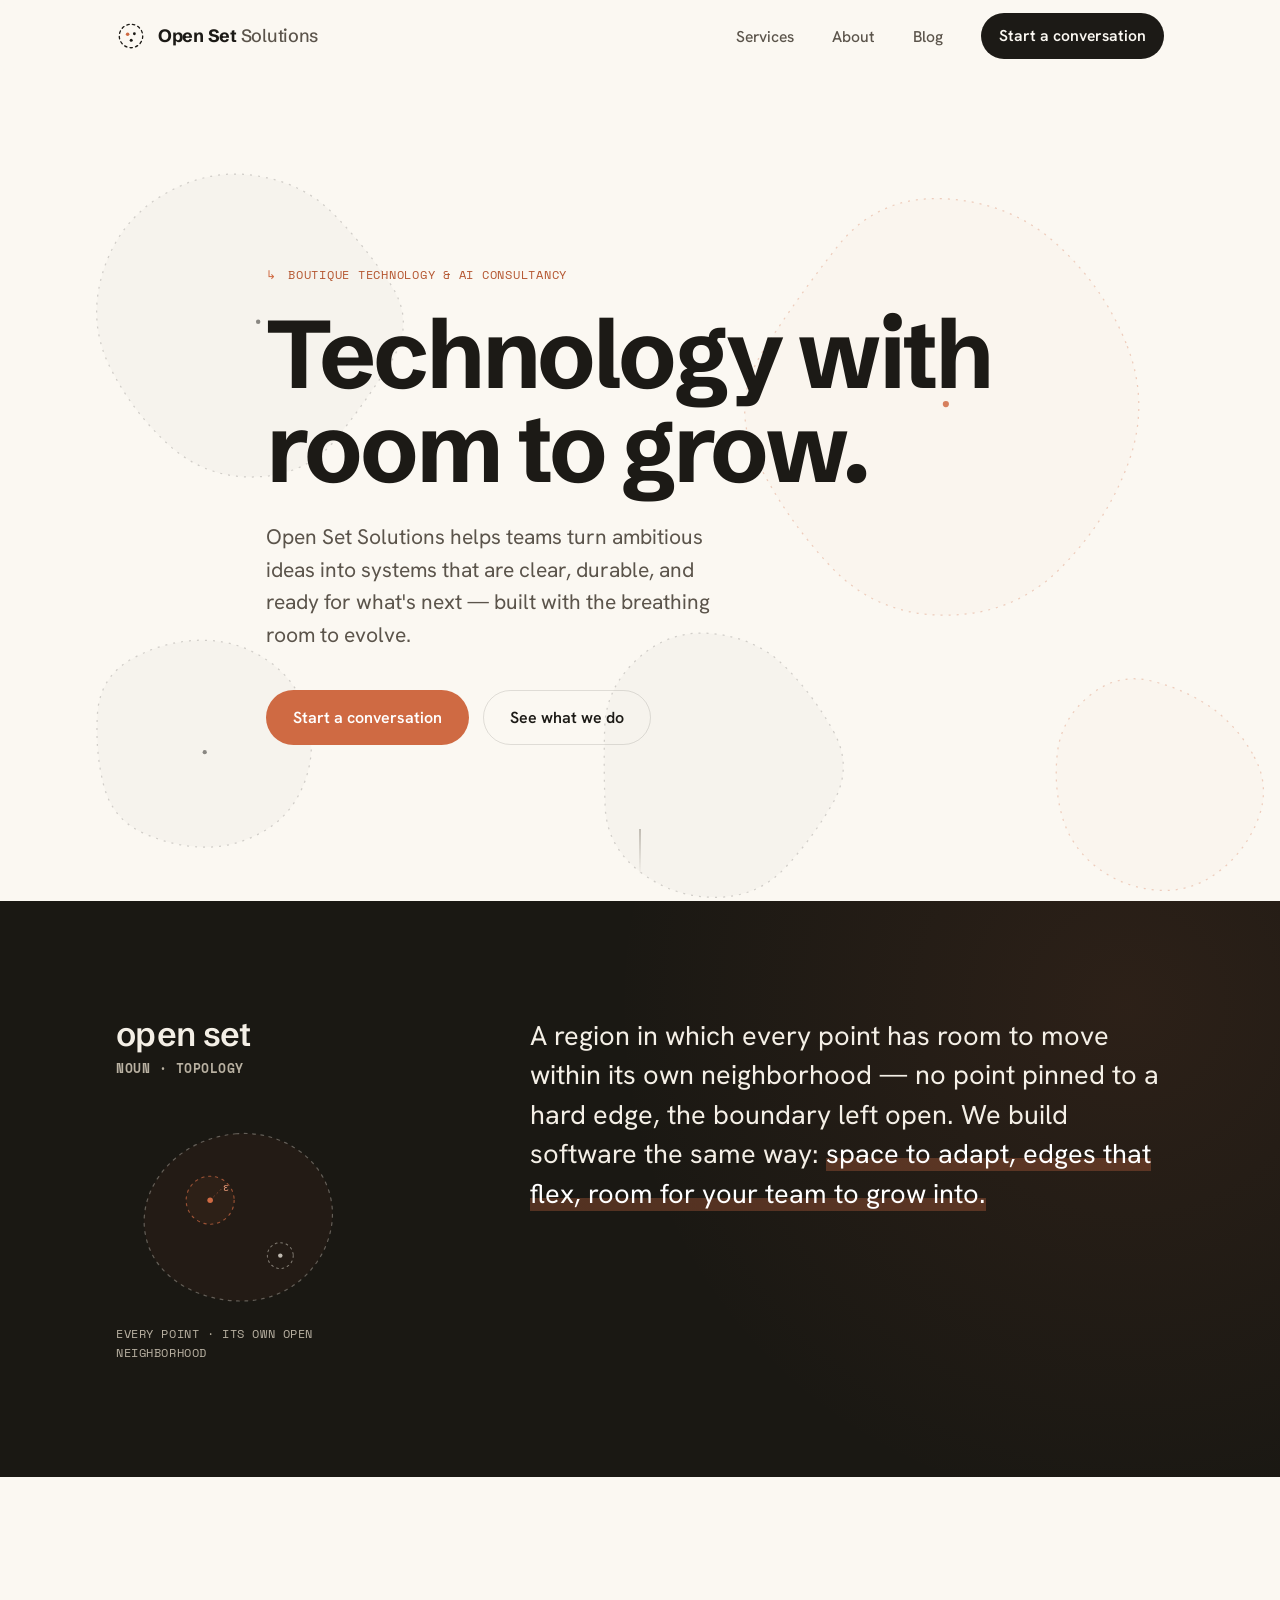
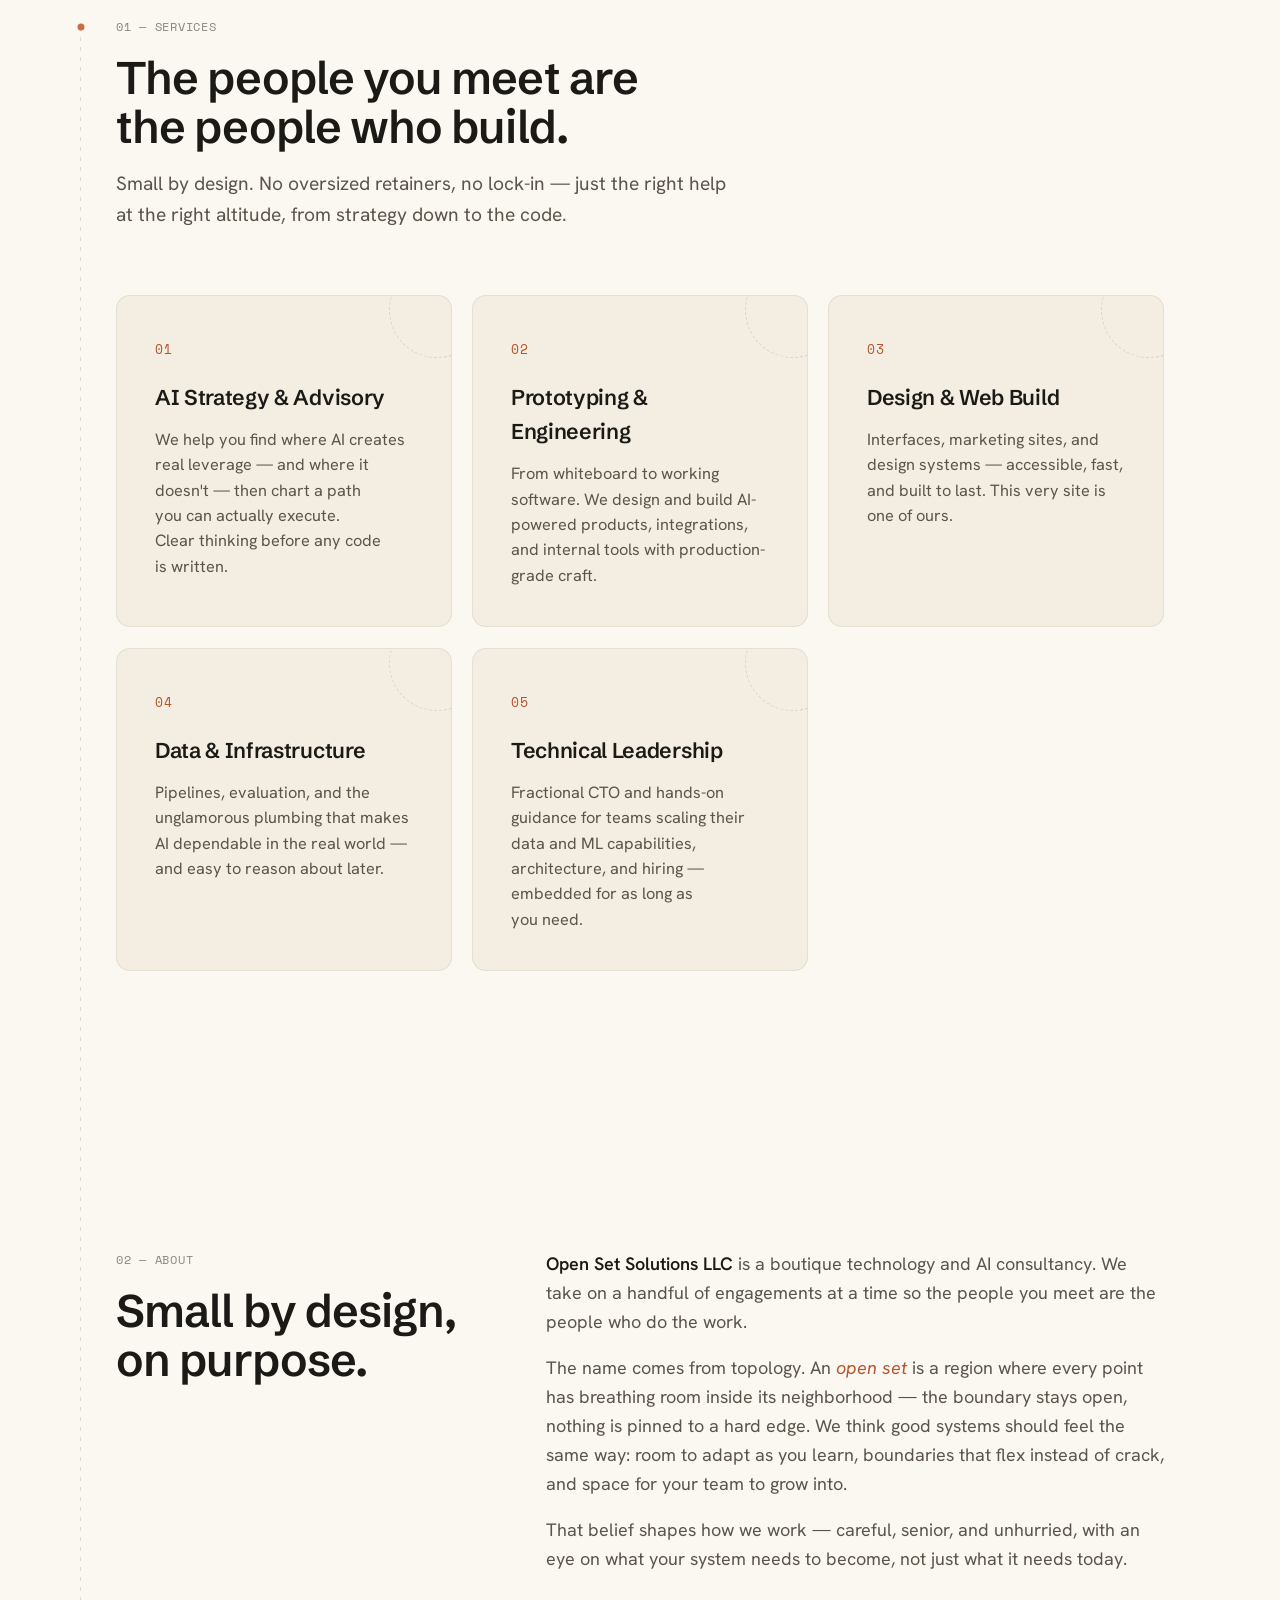
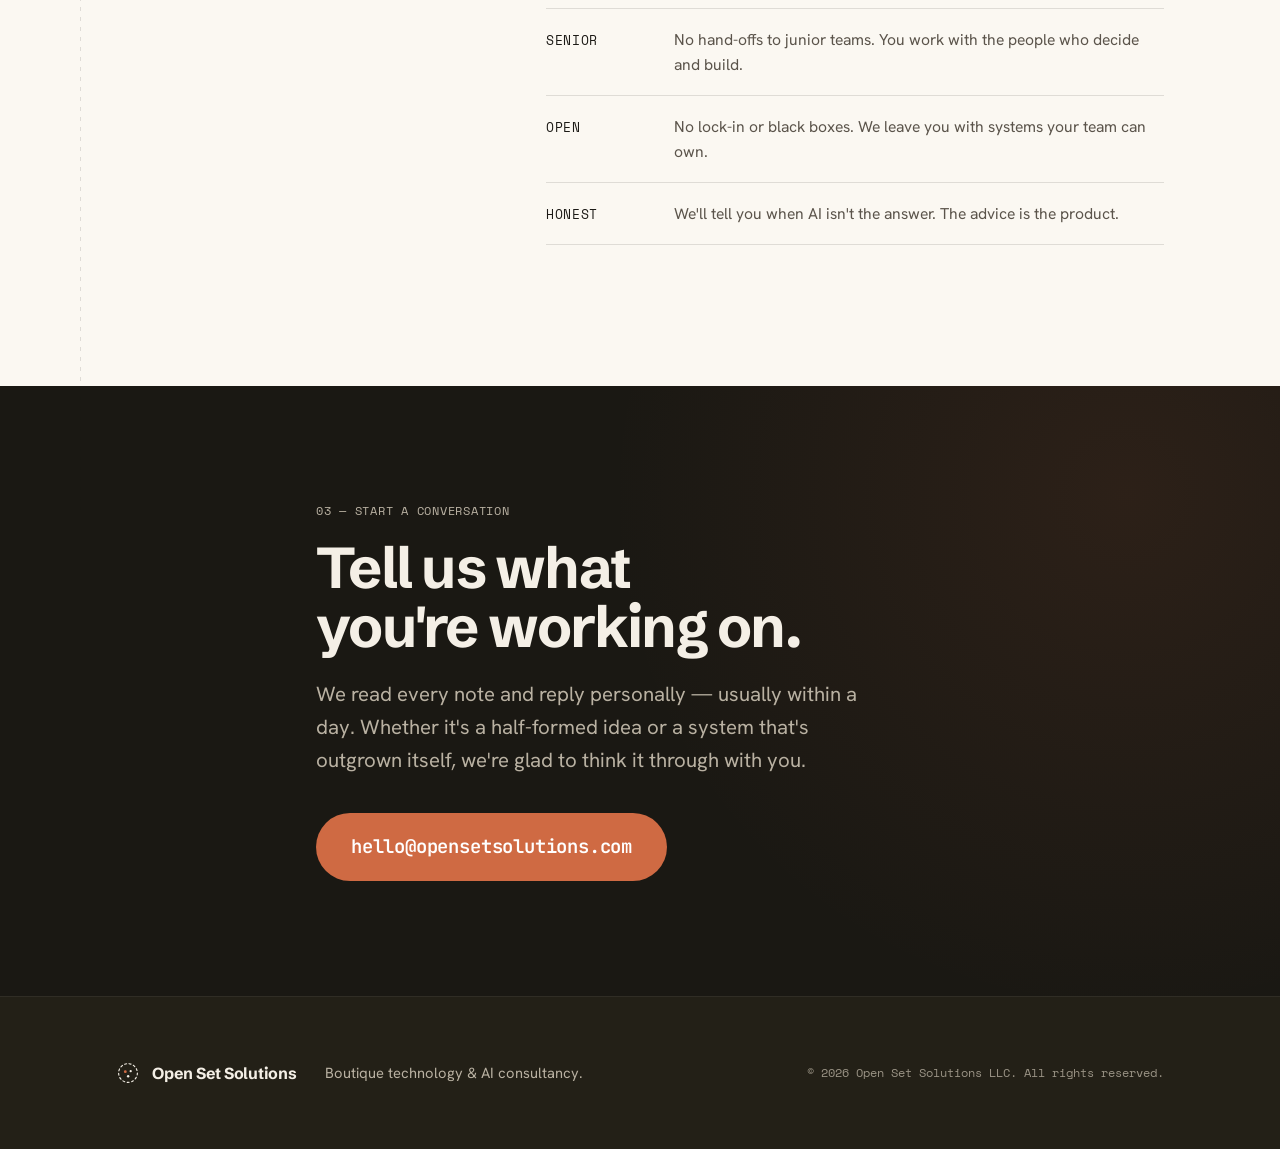
<file: index.html>
<!DOCTYPE html>
<html lang="en">
<head>
  <!-- Google tag (gtag.js) -->
  <script async src="https://www.googletagmanager.com/gtag/js?id=G-ZJWWV75S9S"></script>
  <script>
    window.dataLayer = window.dataLayer || [];
    function gtag(){dataLayer.push(arguments);}
    gtag('js', new Date());

    gtag('config', 'G-ZJWWV75S9S');
  </script>

  <meta charset="UTF-8" />
  <meta name="viewport" content="width=device-width, initial-scale=1.0" />
  <title>Open Set Solutions — Boutique technology &amp; AI consultancy</title>
  <meta name="description" content="Open Set Solutions is a boutique technology and AI consultancy. We help teams turn ambitious ideas into systems that are clear, durable, and ready for what's next." />

  <link rel="icon" href="favicon.svg" type="image/svg+xml" />
  <meta name="theme-color" content="#1C1A16" />

  <!-- Open Graph -->
  <meta property="og:type" content="website" />
  <meta property="og:title" content="Open Set Solutions" />
  <meta property="og:description" content="A boutique technology and AI consultancy. Technology with room to grow." />
  <meta property="og:url" content="https://opensetsolutions.com/" />
  <meta property="og:image" content="https://opensetsolutions.com/og-image.png" />

  <link rel="alternate" type="application/rss+xml" title="Open Set Solutions — Blog" href="feed.xml" />

  <link rel="preconnect" href="https://fonts.googleapis.com" />
  <link rel="preconnect" href="https://fonts.gstatic.com" crossorigin />
  <link href="https://fonts.googleapis.com/css2?family=Hanken+Grotesk:wght@400;500;600&family=JetBrains+Mono:wght@500;600&family=Schibsted+Grotesk:wght@500;600;700&family=Space+Mono:wght@400;700&display=swap" rel="stylesheet" />

  <link rel="stylesheet" href="styles.css" />
</head>
<body>
  <a class="skip-link" href="#main">Skip to content</a>

  <!-- ===================== HEADER ===================== -->
  <header class="site-header" id="site-header">
    <div class="container header-inner">
      <a class="wordmark" href="#top" aria-label="Open Set Solutions — home">
        <span class="wordmark__glyph" aria-hidden="true">
          <svg viewBox="0 0 32 32" width="30" height="30">
            <defs>
              <mask id="ring-progress-mask" maskUnits="userSpaceOnUse">
                <circle id="ring-progress-arc" cx="16" cy="16" r="12.5" fill="none" stroke="#fff" stroke-width="4" pathLength="100" stroke-dasharray="0 100" transform="rotate(-90 16 16)"/>
              </mask>
            </defs>
            <circle class="g-ring" cx="16" cy="16" r="12.5" fill="none" stroke="currentColor" stroke-width="1.4" stroke-dasharray="2.6 3.4" stroke-linecap="round"/>
            <circle class="g-ring g-ring--progress" cx="16" cy="16" r="12.5" fill="none" stroke="var(--accent)" stroke-width="1.6" stroke-dasharray="2.6 3.4" stroke-linecap="round" mask="url(#ring-progress-mask)"/>
            <circle cx="12.4" cy="14.2" r="1.9" fill="var(--accent)"/>
            <circle cx="19.6" cy="13.6" r="1.5" fill="currentColor"/>
            <circle cx="16.2" cy="20.4" r="1.6" fill="currentColor"/>
          </svg>
        </span>
        <span class="wordmark__text">Open&nbsp;Set <span>Solutions</span></span>
      </a>

      <nav class="nav" id="nav" aria-label="Primary">
        <ul class="nav__list">
          <li><a href="#services">Services</a></li>
          <li><a href="#about">About</a></li>
          <li><a href="blog.html">Blog</a></li>
          <li><a href="#contact" class="nav__cta">Start a conversation</a></li>
        </ul>
      </nav>

      <button class="nav-toggle" id="nav-toggle" aria-label="Open menu" aria-expanded="false" aria-controls="nav">
        <span class="nav-toggle__bar"></span>
        <span class="nav-toggle__bar"></span>
        <span class="nav-toggle__bar"></span>
      </button>
    </div>
  </header>

  <main id="main">
    <span id="top"></span>

    <!-- ===================== HERO ===================== -->
    <section class="hero" aria-labelledby="hero-heading">
      <canvas class="hero__canvas" id="open-set-canvas" aria-hidden="true" data-comment-anchor="adf8983aff-canvas"></canvas>
      <div class="container hero__inner">
        <p class="eyebrow"><span class="eyebrow__mark">↳</span> Boutique technology &amp; AI consultancy</p>
        <h1 class="hero__heading" id="hero-heading"><span class="hero__line"><span class="hero__line-inner">Technology with</span></span><span class="hero__line"><span class="hero__line-inner">room to&nbsp;grow.</span></span></h1>
        <p class="hero__lede">Open Set Solutions helps teams turn ambitious ideas into systems that are
          clear, durable, and ready for what's next — built with the breathing room to evolve.</p>
        <div class="hero__actions">
          <a class="btn btn--primary" href="#contact">Start a conversation</a>
          <a class="btn btn--ghost" href="#services">See what we do</a>
        </div>
      </div>
      <div class="hero__scroll" aria-hidden="true">
        <span class="hero__scroll-line"></span>
      </div>
    </section>

    <!-- ===================== DEFINITION BAND (dark) ===================== -->
    <section class="band band--dark definition" aria-label="What 'open set' means">
      <div class="container definition__inner">
        <div class="definition__side">
          <p class="definition__term"><span>open set</span><em>noun · topology</em></p>
          <figure class="definition__figure" aria-hidden="true">
          <svg viewBox="0 0 260 210" xmlns="http://www.w3.org/2000/svg">
            <path class="figure-region" d="M130 16 C178 12 228 42 234 94 C239 138 206 188 152 196 C102 203 42 178 32 126 C22 78 62 22 130 16 Z"/>
            <g transform="translate(102 88)">
              <g class="figure-drift">
                <circle class="figure-nbhd figure-nbhd--a" r="26"/>
                <line class="figure-radius" x1="0" y1="0" x2="18.4" y2="-18.4"/>
                <text class="figure-eps" x="14" y="-10">ε</text>
                <circle class="figure-pt figure-pt--a" r="3"/>
              </g>
            </g>
            <g transform="translate(178 148)">
              <circle class="figure-nbhd figure-nbhd--b" r="14"/>
              <circle class="figure-pt figure-pt--b" r="2.4"/>
            </g>
          </svg>
            <figcaption>every point · its own open neighborhood</figcaption>
          </figure>
        </div>
        <p class="definition__body">A region in which every point has room to move within its own
          neighborhood — no point pinned to a hard edge, the boundary left open. We build software the
          same way: <span class="hl">space to adapt, edges that flex, room for your team to grow into.</span></p>
      </div>
    </section>

    <!-- ===================== SERVICES ===================== -->
    <section class="section services" id="services" aria-labelledby="services-heading">
      <div class="container">
        <div class="section__head">
          <p class="label">01 — Services</p>
          <h2 class="section__title" id="services-heading" data-comment-anchor="19d450c60f-h2">The people you meet are the people who build.</h2>
          <p class="section__intro">Small by design. No oversized retainers, no lock-in — just the right
            help at the right altitude, from strategy down to the code.</p>
        </div>

        <ol class="cards" data-comment-anchor="8933398920-ol">
          <li class="card">
            <span class="card__no" aria-hidden="true">01</span>
            <h3 class="card__title">AI Strategy &amp; Advisory</h3>
            <p class="card__body">We help you find where AI creates real leverage — and where it doesn't —
              then chart a path you can actually execute. Clear thinking before any code is written.</p>
          </li>
          <li class="card">
            <span class="card__no" aria-hidden="true">02</span>
            <h3 class="card__title">Prototyping &amp; Engineering</h3>
            <p class="card__body">From whiteboard to working software. We design and build AI-powered
              products, integrations, and internal tools with production-grade craft.</p>
          </li>
          <li class="card">
            <span class="card__no" aria-hidden="true">03</span>
            <h3 class="card__title">Design &amp; Web Build</h3>
            <p class="card__body">Interfaces, marketing sites, and design systems &mdash; accessible, fast,
              and built to last. This very site is one of ours.</p>
          </li>
          <li class="card">
            <span class="card__no" aria-hidden="true">04</span>
            <h3 class="card__title">Data &amp; Infrastructure</h3>
            <p class="card__body">Pipelines, evaluation, and the unglamorous plumbing that makes AI
              dependable in the real world — and easy to reason about later.</p>
          </li>
          <li class="card">
            <span class="card__no" aria-hidden="true">05</span>
            <h3 class="card__title">Technical Leadership</h3>
            <p class="card__body">Fractional CTO and hands-on guidance for teams scaling their data and
              ML capabilities, architecture, and hiring — embedded for as long as you need.</p>
          </li>
        </ol>
      </div>
    </section>

    <!-- ===================== ABOUT ===================== -->
    <section class="section about" id="about" aria-labelledby="about-heading">
      <div class="container about__grid">
        <div class="about__intro">
          <p class="label">02 — About</p>
          <h2 class="section__title" id="about-heading">Small by design, on purpose.</h2>
        </div>
        <div class="about__body">
          <p><span class="lead-in">Open Set Solutions LLC</span> is a boutique technology and AI consultancy.
            We take on a handful of engagements at a time so the people you meet are the people who do the work.</p>
          <p>The name comes from topology. An <em>open set</em> is a region where every point has breathing
            room inside its neighborhood — the boundary stays open, nothing is pinned to a hard edge. We think
            good systems should feel the same way: room to adapt as you learn, boundaries that flex instead of
            crack, and space for your team to grow into.</p>
          <p>That belief shapes how we work — careful, senior, and unhurried, with an eye on what your system
            needs to become, not just what it needs today.</p>

          <ul class="principles" aria-label="How we work">
            <li><span class="principles__k">Senior</span><span class="principles__v">No hand-offs to junior teams. You work with the people who decide and build.</span></li>
            <li><span class="principles__k">Open</span><span class="principles__v">No lock-in or black boxes. We leave you with systems your team can own.</span></li>
            <li><span class="principles__k">Honest</span><span class="principles__v">We'll tell you when AI isn't the answer. The advice is the product.</span></li>
          </ul>
        </div>
      </div>
    </section>

    <!-- ===================== CONTACT (dark) ===================== -->
    <section class="band band--dark contact" id="contact" aria-labelledby="contact-heading">
      <div class="container contact__inner">
        <p class="label label--invert">03 — Start a conversation</p>
        <h2 class="contact__title" id="contact-heading">Tell us what you're working on.</h2>
        <p class="contact__body">We read every note and reply personally — usually within a day.
          Whether it's a half-formed idea or a system that's outgrown itself, we're glad to think it through with you.</p>
        <a class="btn btn--primary btn--lg" href="mailto:hello@opensetsolutions.com?subject=Starting%20a%20conversation">
          hello@opensetsolutions.com
        </a>
      </div>
    </section>
  </main>

  <!-- ===================== FOOTER ===================== -->
  <footer class="site-footer">
    <div class="container footer-inner">
      <a class="wordmark wordmark--sm" href="#top" aria-label="Open Set Solutions — back to top">
        <span class="wordmark__glyph" aria-hidden="true">
          <svg viewBox="0 0 32 32" width="24" height="24">
            <circle cx="16" cy="16" r="12.5" fill="none" stroke="currentColor" stroke-width="1.5" stroke-dasharray="2.6 3.4" stroke-linecap="round"/>
            <circle cx="12.4" cy="14.2" r="1.9" fill="var(--accent)"/>
            <circle cx="19.6" cy="13.6" r="1.5" fill="currentColor"/>
            <circle cx="16.2" cy="20.4" r="1.6" fill="currentColor"/>
          </svg>
        </span>
        <span class="wordmark__text">Open Set Solutions</span>
      </a>
      <p class="footer-note">Boutique technology &amp; AI consultancy.</p>
      <p class="footer-legal">© <span id="year">2026</span> Open Set Solutions LLC. All rights reserved.</p>
    </div>
  </footer>

  <script src="main.js" defer></script>
</body>
</html>
</file>
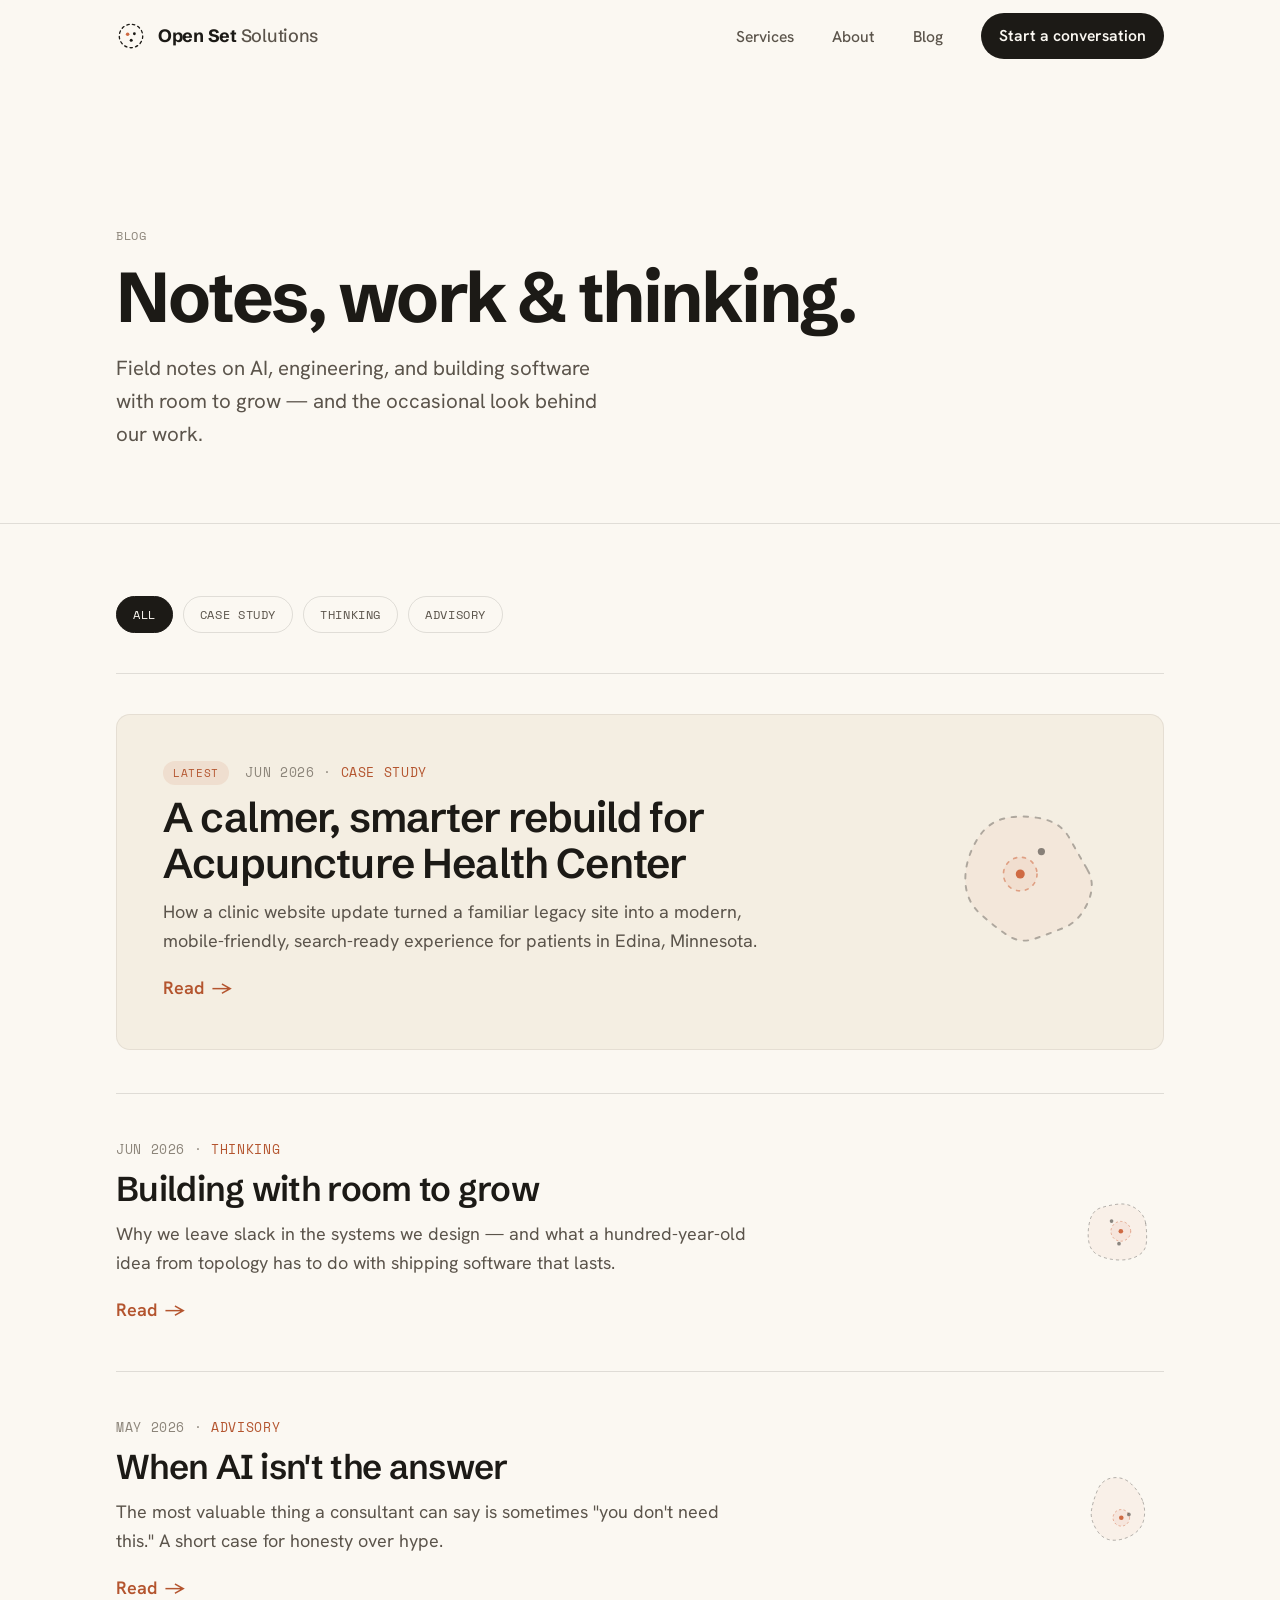
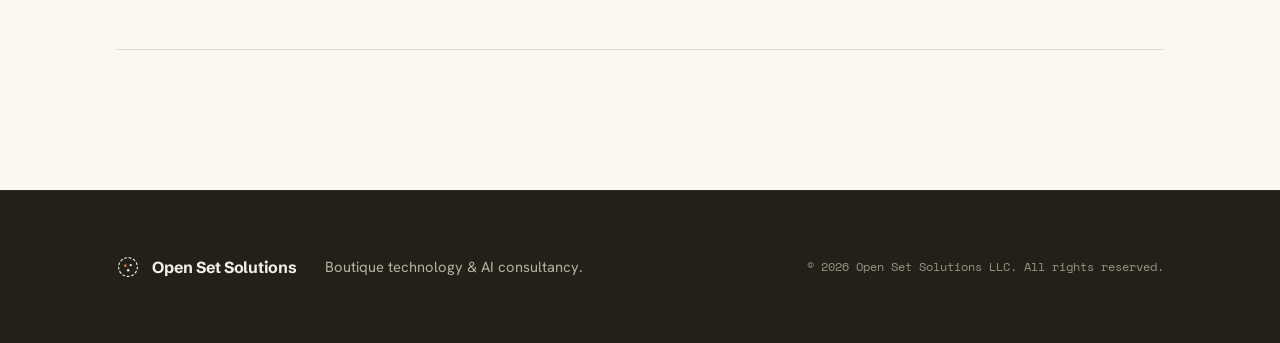
<file: blog.html>
<!DOCTYPE html>
<html lang="en">
<head>
  <!-- Google tag (gtag.js) -->
  <script async src="https://www.googletagmanager.com/gtag/js?id=G-ZJWWV75S9S"></script>
  <script>
    window.dataLayer = window.dataLayer || [];
    function gtag(){dataLayer.push(arguments);}
    gtag('js', new Date());

    gtag('config', 'G-ZJWWV75S9S');
  </script>

  <meta charset="UTF-8" />
  <meta name="viewport" content="width=device-width, initial-scale=1.0" />
  <title>Blog — Open Set Solutions</title>
  <meta name="description" content="Notes, work, and thinking from Open Set Solutions — a boutique technology and AI consultancy." />

  <link rel="icon" href="favicon.svg" type="image/svg+xml" />
  <meta name="theme-color" content="#1C1A16" />

  <meta property="og:type" content="website" />
  <meta property="og:title" content="Blog — Open Set Solutions" />
  <meta property="og:description" content="Notes, work, and thinking from Open Set Solutions." />
  <meta property="og:url" content="https://opensetsolutions.com/blog.html" />
  <meta property="og:image" content="https://opensetsolutions.com/og-image.png" />

  <link rel="alternate" type="application/rss+xml" title="Open Set Solutions — Blog" href="feed.xml" />

  <link rel="preconnect" href="https://fonts.googleapis.com" />
  <link rel="preconnect" href="https://fonts.gstatic.com" crossorigin />
  <link href="https://fonts.googleapis.com/css2?family=Hanken+Grotesk:wght@400;500;600&family=Schibsted+Grotesk:wght@500;600;700&family=Space+Mono:wght@400;700&display=swap" rel="stylesheet" />

  <link rel="stylesheet" href="styles.css" />

  <!-- build:jsonld -->
  <script type="application/ld+json">
{
  "@context": "https://schema.org",
  "@type": "Blog",
  "name": "Open Set Solutions — Blog",
  "description": "Notes, work, and thinking from Open Set Solutions — a boutique technology and AI consultancy.",
  "url": "https://opensetsolutions.com/blog.html",
  "publisher": {
    "@type": "Organization",
    "name": "Open Set Solutions LLC",
    "url": "https://opensetsolutions.com/",
    "logo": "https://opensetsolutions.com/favicon.svg"
  },
  "blogPost": [
    {
      "@type": "BlogPosting",
      "headline": "A calmer, smarter rebuild for Acupuncture Health Center",
      "description": "How a clinic website update turned a familiar legacy site into a modern, mobile-friendly, search-ready experience for patients in Edina, Minnesota.",
      "datePublished": "2026-06-24",
      "url": "https://opensetsolutions.com/posts/acupuncture-health-center-rebuild.html"
    },
    {
      "@type": "BlogPosting",
      "headline": "Building with room to grow",
      "description": "Why we leave slack in the systems we design — and what a hundred-year-old idea from topology has to do with shipping software that lasts.",
      "datePublished": "2026-06-10",
      "url": "https://opensetsolutions.com/posts/building-with-room-to-grow.html"
    },
    {
      "@type": "BlogPosting",
      "headline": "When AI isn't the answer",
      "description": "The most valuable thing a consultant can say is sometimes \"you don't need this.\" A short case for honesty over hype.",
      "datePublished": "2026-05-20",
      "url": "https://opensetsolutions.com/posts/when-ai-isnt-the-answer.html"
    }
  ]
}
</script>
        <!-- /build:jsonld -->
</head>
<body>
  <a class="skip-link" href="#main">Skip to content</a>

  <!-- ===================== HEADER ===================== -->
  <header class="site-header" id="site-header">
    <div class="container header-inner">
      <a class="wordmark" href="index.html" aria-label="Open Set Solutions — home">
        <span class="wordmark__glyph" aria-hidden="true">
          <svg viewBox="0 0 32 32" width="30" height="30">
            <defs>
              <mask id="ring-progress-mask" maskUnits="userSpaceOnUse">
                <circle id="ring-progress-arc" cx="16" cy="16" r="12.5" fill="none" stroke="#fff" stroke-width="4" pathLength="100" stroke-dasharray="0 100" transform="rotate(-90 16 16)"/>
              </mask>
            </defs>
            <circle class="g-ring" cx="16" cy="16" r="12.5" fill="none" stroke="currentColor" stroke-width="1.4" stroke-dasharray="2.6 3.4" stroke-linecap="round"/>
            <circle class="g-ring g-ring--progress" cx="16" cy="16" r="12.5" fill="none" stroke="var(--accent)" stroke-width="1.6" stroke-dasharray="2.6 3.4" stroke-linecap="round" mask="url(#ring-progress-mask)"/>
            <circle cx="12.4" cy="14.2" r="1.9" fill="var(--accent)"/>
            <circle cx="19.6" cy="13.6" r="1.5" fill="currentColor"/>
            <circle cx="16.2" cy="20.4" r="1.6" fill="currentColor"/>
          </svg>
        </span>
        <span class="wordmark__text">Open&nbsp;Set <span>Solutions</span></span>
      </a>

      <nav class="nav" id="nav" aria-label="Primary">
        <ul class="nav__list">
          <li><a href="index.html#services">Services</a></li>
          <li><a href="index.html#about">About</a></li>
          <li><a href="blog.html" aria-current="page">Blog</a></li>
          <li><a href="index.html#contact" class="nav__cta">Start a conversation</a></li>
        </ul>
      </nav>

      <button class="nav-toggle" id="nav-toggle" aria-label="Open menu" aria-expanded="false" aria-controls="nav">
        <span class="nav-toggle__bar"></span>
        <span class="nav-toggle__bar"></span>
        <span class="nav-toggle__bar"></span>
      </button>
    </div>
  </header>

  <main id="main">
    <!-- ===================== PAGE HERO ===================== -->
    <section class="page-hero" aria-labelledby="blog-heading">
      <div class="container">
        <p class="label">Blog</p>
        <h1 class="page-hero__title" id="blog-heading">Notes, work &amp; thinking.</h1>
        <p class="page-hero__lede">Field notes on AI, engineering, and building software with room to
          grow — and the occasional look behind our work.</p>
      </div>
    </section>

    <!-- ===================== POST LIST =====================
         The list below is GENERATED — don't edit it by hand.
         To add a post: create the article file in /posts (copy an
         existing one), give its <time> a full YYYY-MM-DD datetime,
         then run:  python3 build.py
    -->
    <section class="section" aria-label="All posts" style="padding-top: clamp(40px, 6vw, 72px);">
      <div class="container">
        <div class="tag-filter" role="group" aria-label="Filter posts by topic">
        <!-- build:tags -->
          <button class="tag-chip is-active" data-tag="all" aria-pressed="true">All</button>
          <button class="tag-chip" data-tag="case-study" aria-pressed="false">Case Study</button>
          <button class="tag-chip" data-tag="thinking" aria-pressed="false">Thinking</button>
          <button class="tag-chip" data-tag="advisory" aria-pressed="false">Advisory</button>
        <!-- /build:tags -->
        </div>

        <ul class="post-list">
        <!-- build:posts -->
          <li class="post-row post-feature" data-tag="case-study">
            <a class="post-row__link post-feature__link" href="posts/acupuncture-health-center-rebuild.html">
              <div class="post-row__body">
                <p class="post-row__meta"><span class="post-feature__badge">Latest</span> <time datetime="2026-06-24">Jun 2026</time> · <span class="post-row__tag">Case Study</span></p>
                <h2 class="post-row__title post-feature__title">A calmer, smarter rebuild for Acupuncture Health Center</h2>
                <p class="post-row__excerpt">How a clinic website update turned a familiar legacy site into a modern, mobile-friendly, search-ready experience for patients in Edina, Minnesota.</p>
                <span class="post-row__more">Read<span aria-hidden="true">→</span></span>
              </div>
              <span class="post-glyph post-glyph--lg" aria-hidden="true"><svg class="post-glyph__svg" viewBox="0 0 120 120" xmlns="http://www.w3.org/2000/svg"><path class="glyph-region" d="M 100.2 51.6 Q 106.1 61.6 100.4 74.0 Q 94.7 86.4 84.9 90.4 Q 75.1 94.4 65.3 97.8 Q 55.5 101.3 46.6 95.3 Q 37.7 89.2 28.8 81.2 Q 19.9 73.1 19.0 60.9 Q 18.1 48.7 24.4 35.9 Q 30.8 23.0 40.7 19.0 Q 50.6 15.0 66.2 17.1 Q 81.9 19.2 88.1 30.4 Q 94.3 41.5 100.2 51.6 Z"/><circle class="glyph-nbhd" cx="55.5" cy="54.7" r="11.2"/><circle class="glyph-dot glyph-dot--accent" cx="55.5" cy="54.7" r="3"/><circle class="glyph-dot" cx="69.6" cy="39.7" r="2.4"/></svg></span>
            </a>
          </li>

          <li class="post-row" data-tag="thinking">
            <a class="post-row__link" href="posts/building-with-room-to-grow.html">
              <div class="post-row__body">
                <p class="post-row__meta"><time datetime="2026-06-10">Jun 2026</time> · <span class="post-row__tag">Thinking</span></p>
                <h2 class="post-row__title">Building with room to grow</h2>
                <p class="post-row__excerpt">Why we leave slack in the systems we design — and what a hundred-year-old idea from topology has to do with shipping software that lasts.</p>
                <span class="post-row__more">Read<span aria-hidden="true">→</span></span>
              </div>
              <span class="post-glyph" aria-hidden="true"><svg class="post-glyph__svg" viewBox="0 0 120 120" xmlns="http://www.w3.org/2000/svg"><path class="glyph-region" d="M 96.1 48.8 Q 97.9 60.8 97.1 73.0 Q 96.4 85.2 85.7 91.1 Q 75.0 97.0 60.6 96.5 Q 46.3 95.9 35.4 90.8 Q 24.5 85.7 22.1 73.7 Q 19.7 61.6 22.9 46.9 Q 26.2 32.2 37.3 28.5 Q 48.5 24.9 60.8 23.6 Q 73.0 22.3 83.6 29.6 Q 94.2 36.8 96.1 48.8 Z"/><circle class="glyph-nbhd" cx="63.7" cy="59.1" r="12.9"/><circle class="glyph-dot glyph-dot--accent" cx="63.7" cy="59.1" r="3"/><circle class="glyph-dot" cx="61.3" cy="75.2" r="2.4"/><circle class="glyph-dot" cx="51.6" cy="45.7" r="2.4"/></svg></span>
            </a>
          </li>

          <li class="post-row" data-tag="advisory">
            <a class="post-row__link" href="posts/when-ai-isnt-the-answer.html">
              <div class="post-row__body">
                <p class="post-row__meta"><time datetime="2026-05-20">May 2026</time> · <span class="post-row__tag">Advisory</span></p>
                <h2 class="post-row__title">When AI isn't the answer</h2>
                <p class="post-row__excerpt">The most valuable thing a consultant can say is sometimes "you don't need this." A short case for honesty over hype.</p>
                <span class="post-row__more">Read<span aria-hidden="true">→</span></span>
              </div>
              <span class="post-glyph" aria-hidden="true"><svg class="post-glyph__svg" viewBox="0 0 120 120" xmlns="http://www.w3.org/2000/svg"><path class="glyph-region" d="M 92.6 49.5 Q 96.4 61.1 93.4 73.5 Q 90.3 85.8 78.2 92.8 Q 66.1 99.8 53.2 99.4 Q 40.2 98.9 32.0 85.8 Q 23.9 72.6 25.2 61.7 Q 26.6 50.7 32.8 35.2 Q 38.9 19.7 53.5 18.0 Q 68.1 16.3 78.4 27.1 Q 88.8 37.9 92.6 49.5 Z"/><circle class="glyph-nbhd" cx="64.3" cy="70.2" r="10.8"/><circle class="glyph-dot glyph-dot--accent" cx="64.3" cy="70.2" r="3"/><circle class="glyph-dot" cx="74.2" cy="65.8" r="2.4"/></svg></span>
            </a>
          </li>
        <!-- /build:posts -->
        </ul>
      </div>
    </section>
  </main>

  <!-- ===================== FOOTER ===================== -->
  <footer class="site-footer">
    <div class="container footer-inner">
      <a class="wordmark wordmark--sm" href="index.html" aria-label="Open Set Solutions — home">
        <span class="wordmark__glyph" aria-hidden="true">
          <svg viewBox="0 0 32 32" width="24" height="24">
            <circle cx="16" cy="16" r="12.5" fill="none" stroke="currentColor" stroke-width="1.5" stroke-dasharray="2.6 3.4" stroke-linecap="round"/>
            <circle cx="12.4" cy="14.2" r="1.9" fill="var(--accent)"/>
            <circle cx="19.6" cy="13.6" r="1.5" fill="currentColor"/>
            <circle cx="16.2" cy="20.4" r="1.6" fill="currentColor"/>
          </svg>
        </span>
        <span class="wordmark__text">Open Set Solutions</span>
      </a>
      <p class="footer-note">Boutique technology &amp; AI consultancy.</p>
      <p class="footer-legal">© <span id="year">2026</span> Open Set Solutions LLC. All rights reserved.</p>
    </div>
  </footer>

  <script src="main.js" defer></script>
</body>
</html>
</file>
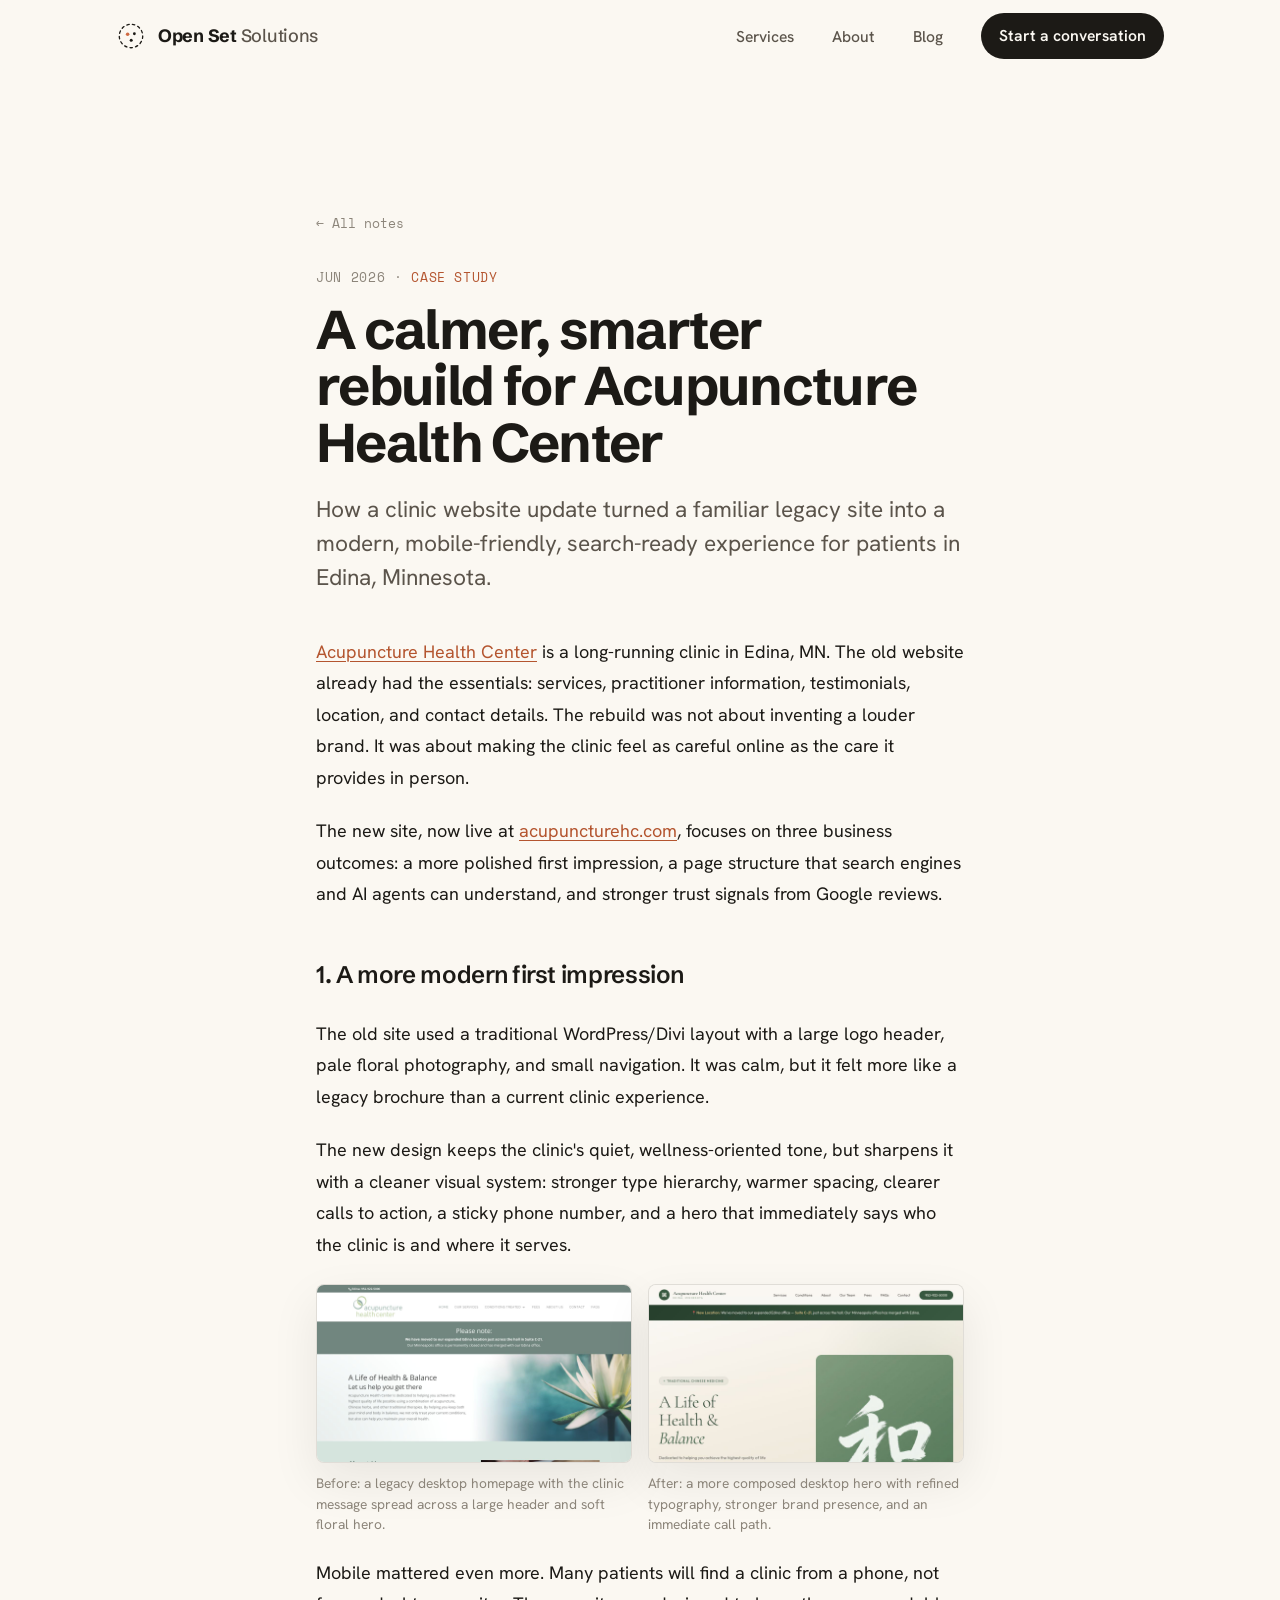
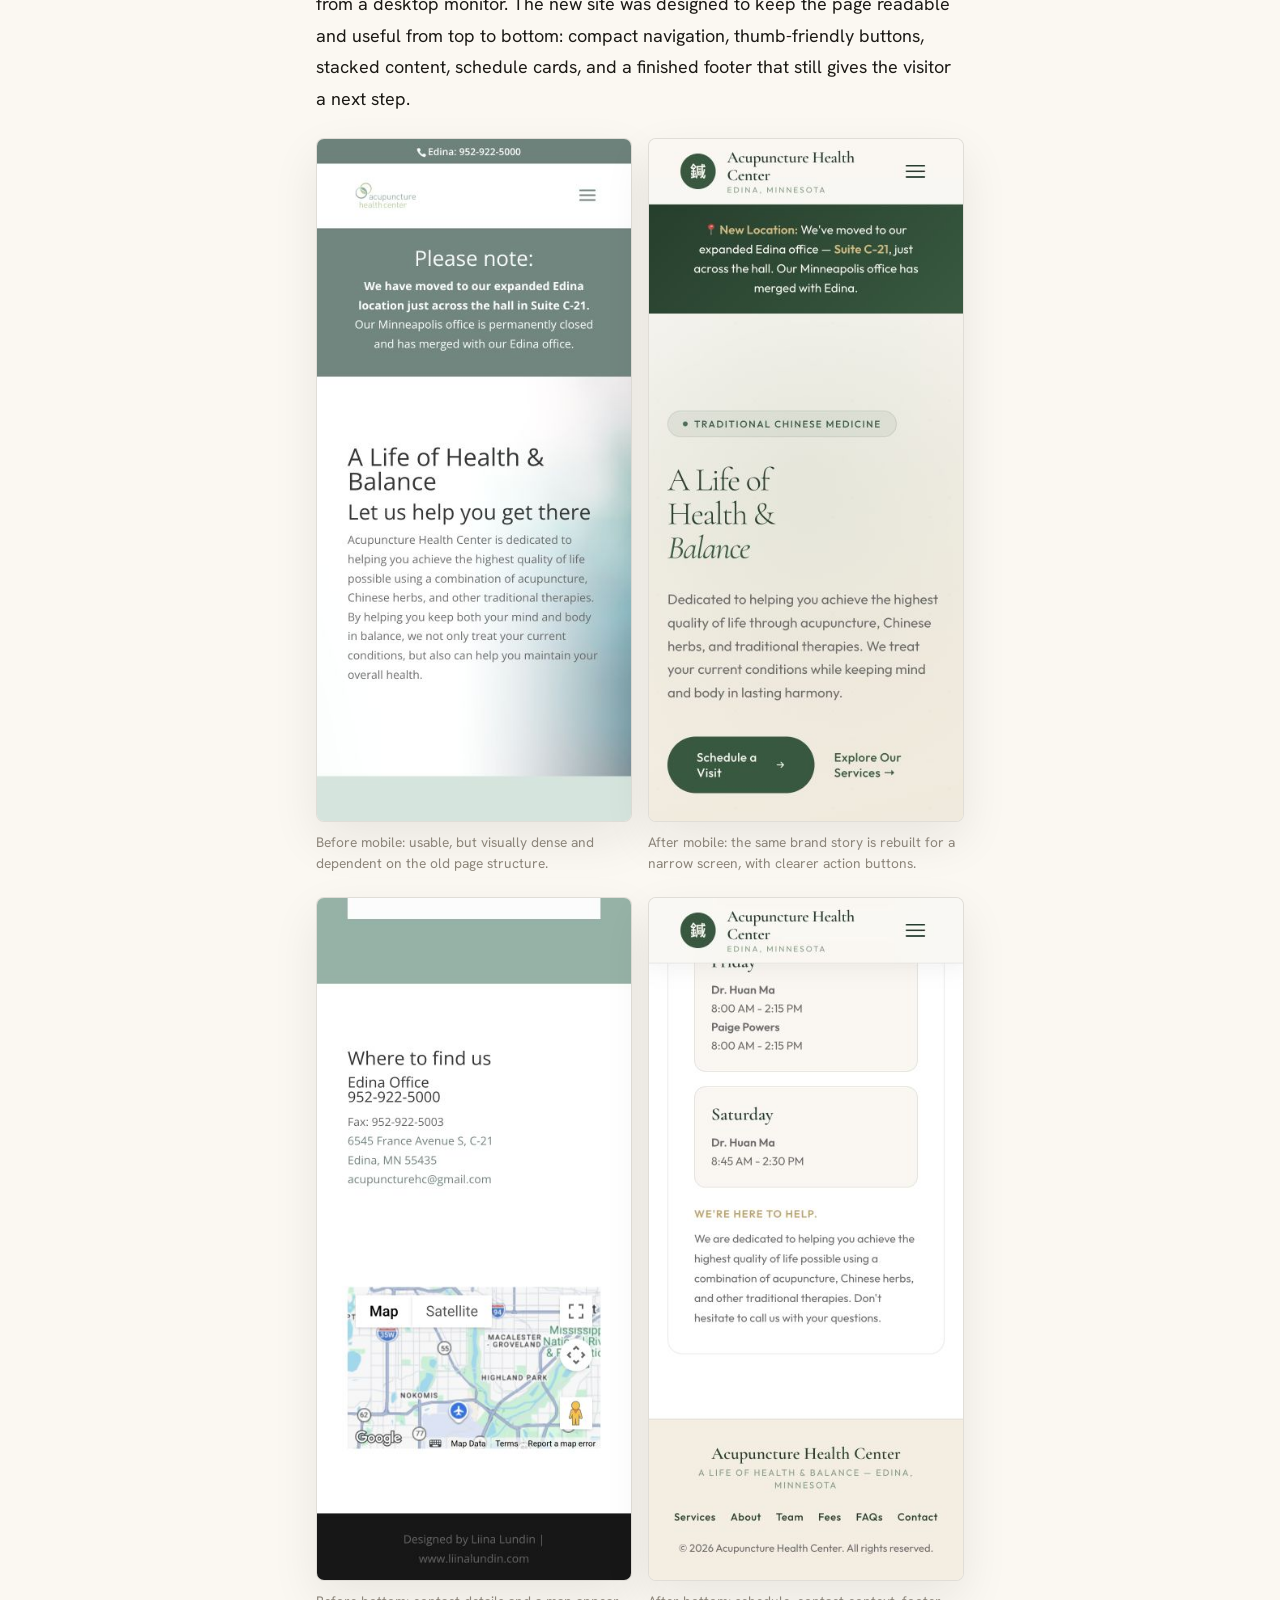
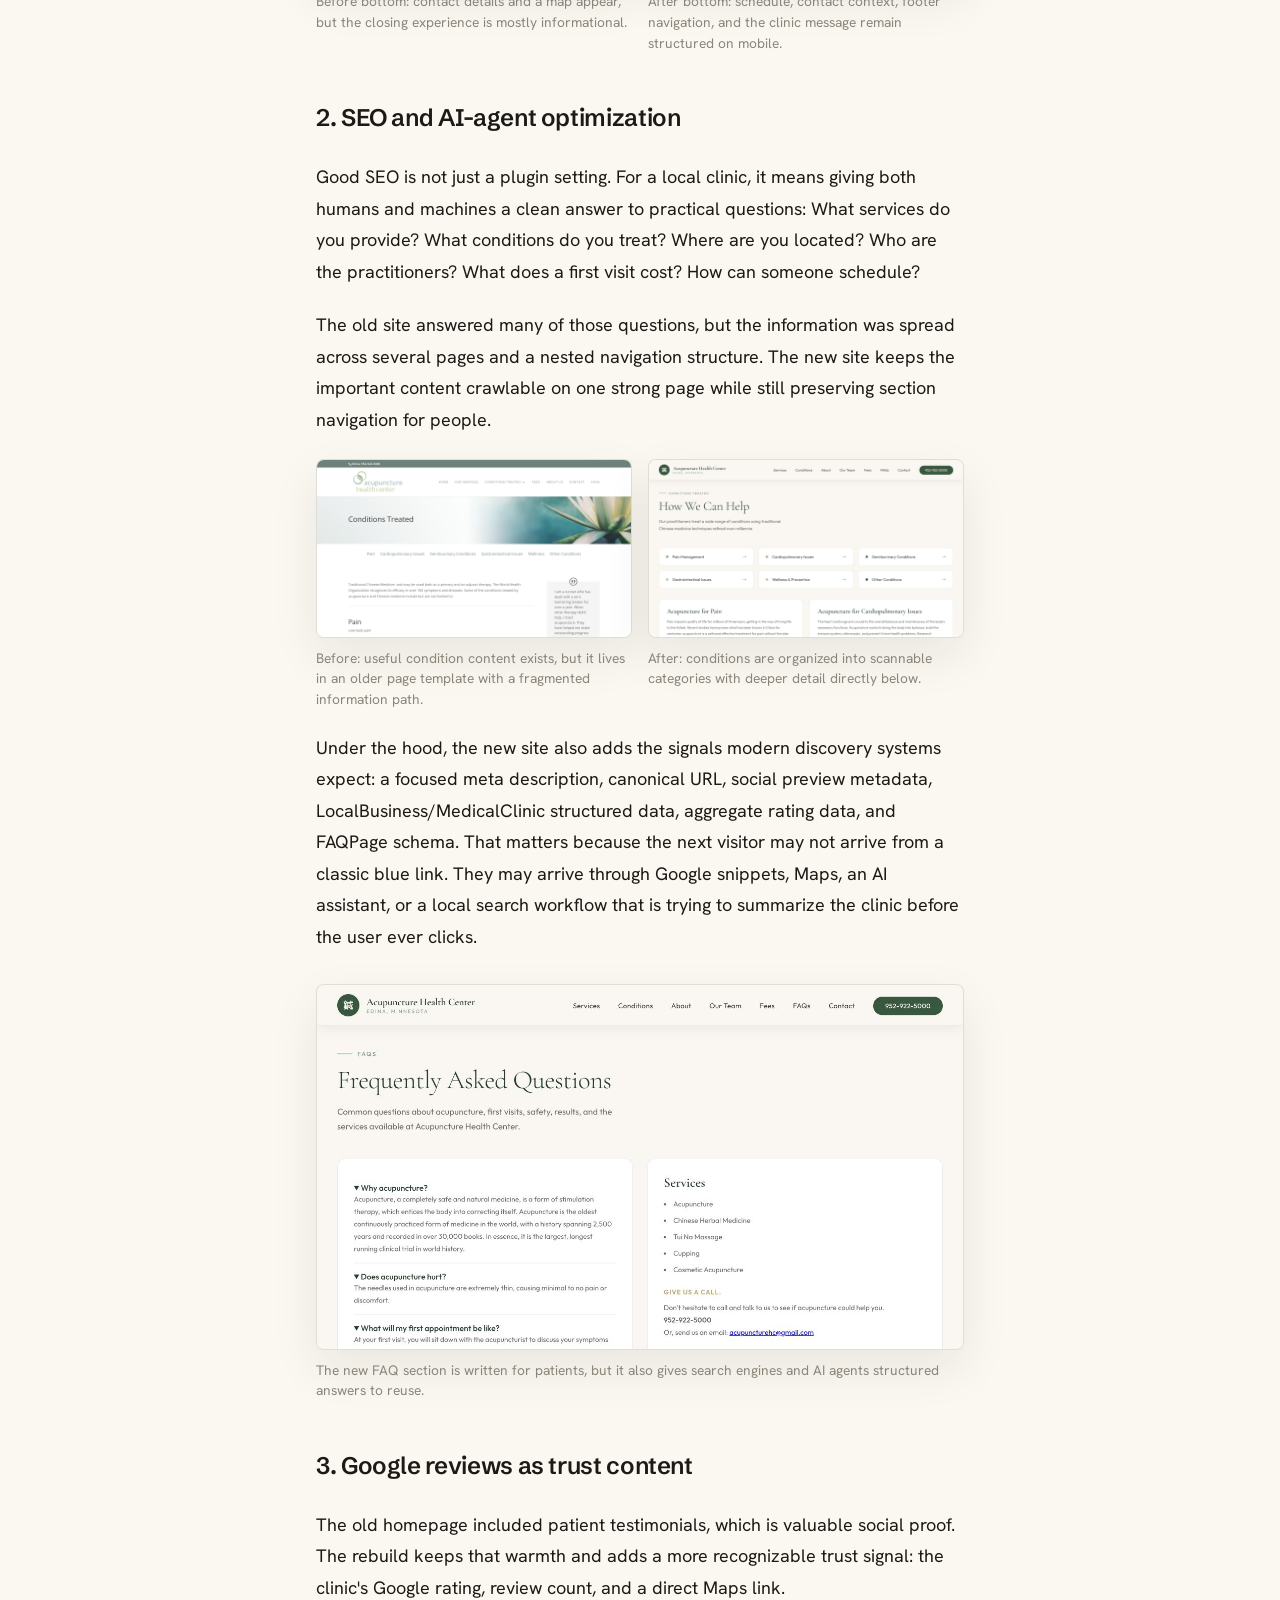
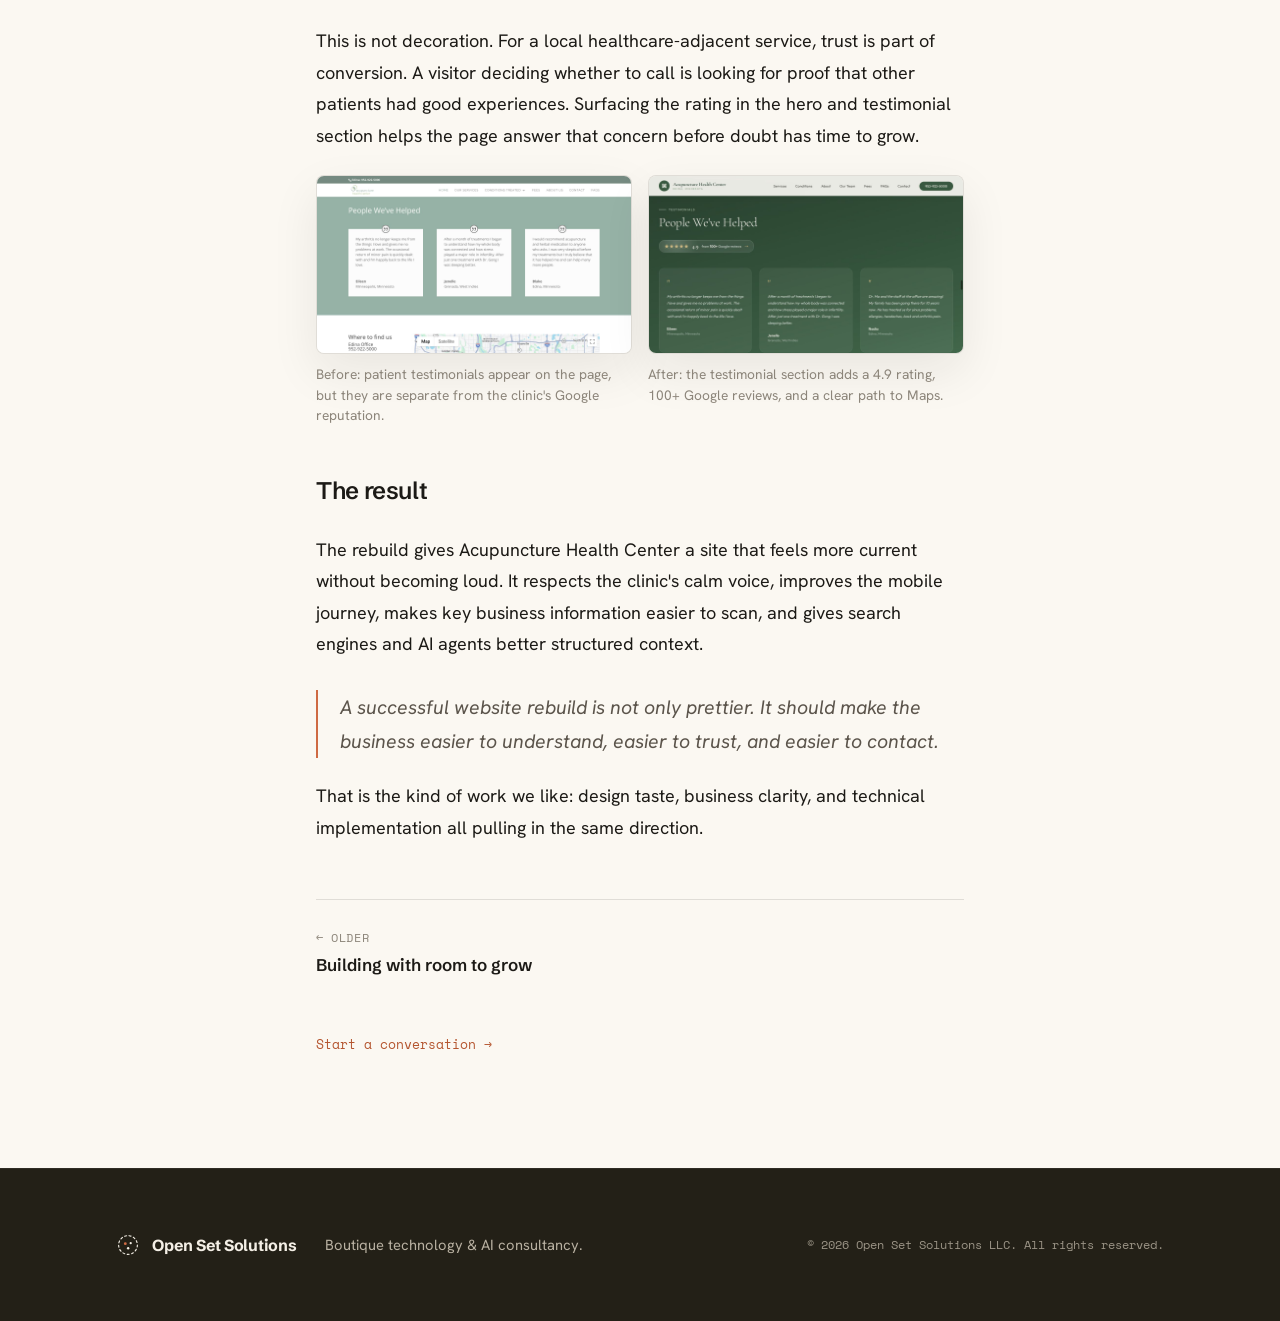
<file: posts/acupuncture-health-center-rebuild.html>
<!DOCTYPE html>
<html lang="en">
<head>
  <!-- Google tag (gtag.js) -->
  <script async src="https://www.googletagmanager.com/gtag/js?id=G-ZJWWV75S9S"></script>
  <script>
    window.dataLayer = window.dataLayer || [];
    function gtag(){dataLayer.push(arguments);}
    gtag('js', new Date());

    gtag('config', 'G-ZJWWV75S9S');
  </script>

  <meta charset="UTF-8" />
  <meta name="viewport" content="width=device-width, initial-scale=1.0" />
  <title>A calmer, smarter rebuild for Acupuncture Health Center - Open Set Solutions</title>
  <meta name="description" content="A case study on rebuilding Acupuncture Health Center's website with modern responsive design, SEO and AI-agent optimization, and Google review trust signals." />

  <link rel="icon" href="../favicon.svg" type="image/svg+xml" />
  <meta name="theme-color" content="#1C1A16" />

  <meta property="og:type" content="article" />
  <meta property="og:title" content="A calmer, smarter rebuild for Acupuncture Health Center" />
  <meta property="og:description" content="Modern responsive design, SEO and AI-agent optimization, and Google review trust signals for an Edina, MN clinic website." />
  <meta property="og:url" content="https://opensetsolutions.com/posts/acupuncture-health-center-rebuild.html" />

  <meta property="og:image" content="https://opensetsolutions.com/og-image.png" />

  <link rel="alternate" type="application/rss+xml" title="Open Set Solutions — Blog" href="../feed.xml" />

  <link rel="preconnect" href="https://fonts.googleapis.com" />
  <link rel="preconnect" href="https://fonts.gstatic.com" crossorigin />
  <link href="https://fonts.googleapis.com/css2?family=Hanken+Grotesk:wght@400;500;600&family=Schibsted+Grotesk:wght@500;600;700&family=Space+Mono:wght@400;700&display=swap" rel="stylesheet" />

  <link rel="stylesheet" href="../styles.css" />

  <!-- build:jsonld -->
  <script type="application/ld+json">
{
  "@context": "https://schema.org",
  "@type": "BlogPosting",
  "headline": "A calmer, smarter rebuild for Acupuncture Health Center",
  "description": "How a clinic website update turned a familiar legacy site into a modern, mobile-friendly, search-ready experience for patients in Edina, Minnesota.",
  "datePublished": "2026-06-24",
  "url": "https://opensetsolutions.com/posts/acupuncture-health-center-rebuild.html",
  "mainEntityOfPage": "https://opensetsolutions.com/posts/acupuncture-health-center-rebuild.html",
  "image": "https://opensetsolutions.com/og-image.png",
  "articleSection": "Case Study",
  "author": {
    "@type": "Organization",
    "name": "Open Set Solutions LLC",
    "url": "https://opensetsolutions.com/",
    "logo": "https://opensetsolutions.com/favicon.svg"
  },
  "publisher": {
    "@type": "Organization",
    "name": "Open Set Solutions LLC",
    "url": "https://opensetsolutions.com/",
    "logo": "https://opensetsolutions.com/favicon.svg"
  }
}
</script>
        <!-- /build:jsonld -->
</head>
<body>
  <a class="skip-link" href="#main">Skip to content</a>

  <header class="site-header" id="site-header">
    <div class="container header-inner">
      <a class="wordmark" href="../index.html" aria-label="Open Set Solutions - home">
        <span class="wordmark__glyph" aria-hidden="true">
          <svg viewBox="0 0 32 32" width="30" height="30">
            <defs>
              <mask id="ring-progress-mask" maskUnits="userSpaceOnUse">
                <circle id="ring-progress-arc" cx="16" cy="16" r="12.5" fill="none" stroke="#fff" stroke-width="4" pathLength="100" stroke-dasharray="0 100" transform="rotate(-90 16 16)"/>
              </mask>
            </defs>
            <circle class="g-ring" cx="16" cy="16" r="12.5" fill="none" stroke="currentColor" stroke-width="1.4" stroke-dasharray="2.6 3.4" stroke-linecap="round"/>
            <circle class="g-ring g-ring--progress" cx="16" cy="16" r="12.5" fill="none" stroke="var(--accent)" stroke-width="1.6" stroke-dasharray="2.6 3.4" stroke-linecap="round" mask="url(#ring-progress-mask)"/>
            <circle cx="12.4" cy="14.2" r="1.9" fill="var(--accent)"/>
            <circle cx="19.6" cy="13.6" r="1.5" fill="currentColor"/>
            <circle cx="16.2" cy="20.4" r="1.6" fill="currentColor"/>
          </svg>
        </span>
        <span class="wordmark__text">Open&nbsp;Set <span>Solutions</span></span>
      </a>
      <nav class="nav" id="nav" aria-label="Primary">
        <ul class="nav__list">
          <li><a href="../index.html#services">Services</a></li>
          <li><a href="../index.html#about">About</a></li>
          <li><a href="../blog.html">Blog</a></li>
          <li><a href="../index.html#contact" class="nav__cta">Start a conversation</a></li>
        </ul>
      </nav>
      <button class="nav-toggle" id="nav-toggle" aria-label="Open menu" aria-expanded="false" aria-controls="nav">
        <span class="nav-toggle__bar"></span>
        <span class="nav-toggle__bar"></span>
        <span class="nav-toggle__bar"></span>
      </button>
    </div>
  </header>

  <main id="main">
    <article class="article">
      <div class="container article__inner">
        <a class="back-link" href="../blog.html"><span aria-hidden="true">←</span> All notes</a>

        <p class="article__meta"><time datetime="2026-06-24">Jun 2026</time> · <span class="tag">Case Study</span></p>
        <h1 class="article__title">A calmer, smarter rebuild for Acupuncture Health Center</h1>
        <p class="article__lede">How a clinic website update turned a familiar legacy site into a modern,
          mobile-friendly, search-ready experience for patients in Edina, Minnesota.</p>

        <div class="prose">
          <p><a href="https://acupuncturehc.com/" target="_blank" rel="noopener">Acupuncture Health Center</a>
            is a long-running clinic in Edina, MN. The old website already had the essentials: services,
            practitioner information, testimonials, location, and contact details. The rebuild was not about
            inventing a louder brand. It was about making the clinic feel as careful online as the care it
            provides in person.</p>

          <p>The new site, now live at <a href="https://acupuncturehc.com/" target="_blank" rel="noopener">acupuncturehc.com</a>,
            focuses on three business outcomes: a more polished first impression, a page structure that search
            engines and AI agents can understand, and stronger trust signals from Google reviews.</p>

          <h2>1. A more modern first impression</h2>
          <p>The old site used a traditional WordPress/Divi layout with a large logo header, pale floral
            photography, and small navigation. It was calm, but it felt more like a legacy brochure than a
            current clinic experience.</p>

          <p>The new design keeps the clinic's quiet, wellness-oriented tone, but sharpens it with a cleaner
            visual system: stronger type hierarchy, warmer spacing, clearer calls to action, a sticky phone
            number, and a hero that immediately says who the clinic is and where it serves.</p>

          <div class="case-study-grid">
            <figure>
              <img src="../uploads/blog/acupuncture-health-center-rebuild/before-home-desktop.png" alt="Old Acupuncture Health Center homepage on desktop" loading="lazy" decoding="async" />
              <figcaption>Before: a legacy desktop homepage with the clinic message spread across a large header and soft floral hero.</figcaption>
            </figure>
            <figure>
              <img src="../uploads/blog/acupuncture-health-center-rebuild/after-home-desktop.png" alt="New Acupuncture Health Center homepage on desktop" loading="lazy" decoding="async" />
              <figcaption>After: a more composed desktop hero with refined typography, stronger brand presence, and an immediate call path.</figcaption>
            </figure>
          </div>

          <p>Mobile mattered even more. Many patients will find a clinic from a phone, not from a desktop
            monitor. The new site was designed to keep the page readable and useful from top to bottom:
            compact navigation, thumb-friendly buttons, stacked content, schedule cards, and a finished footer
            that still gives the visitor a next step.</p>

          <div class="case-study-grid case-study-grid--phone">
            <figure>
              <img src="../uploads/blog/acupuncture-health-center-rebuild/before-home-mobile.png" alt="Old Acupuncture Health Center homepage on mobile" loading="lazy" decoding="async" />
              <figcaption>Before mobile: usable, but visually dense and dependent on the old page structure.</figcaption>
            </figure>
            <figure>
              <img src="../uploads/blog/acupuncture-health-center-rebuild/after-home-mobile.png" alt="New Acupuncture Health Center homepage on mobile" loading="lazy" decoding="async" />
              <figcaption>After mobile: the same brand story is rebuilt for a narrow screen, with clearer action buttons.</figcaption>
            </figure>
          </div>

          <div class="case-study-grid case-study-grid--phone">
            <figure>
              <img src="../uploads/blog/acupuncture-health-center-rebuild/before-mobile-bottom.png" alt="Old Acupuncture Health Center mobile page bottom with contact map and footer" loading="lazy" decoding="async" />
              <figcaption>Before bottom: contact details and a map appear, but the closing experience is mostly informational.</figcaption>
            </figure>
            <figure>
              <img src="../uploads/blog/acupuncture-health-center-rebuild/after-mobile-bottom.png" alt="New Acupuncture Health Center mobile page bottom with schedule and footer" loading="lazy" decoding="async" />
              <figcaption>After bottom: schedule, contact context, footer navigation, and the clinic message remain structured on mobile.</figcaption>
            </figure>
          </div>

          <h2>2. SEO and AI-agent optimization</h2>
          <p>Good SEO is not just a plugin setting. For a local clinic, it means giving both humans and machines
            a clean answer to practical questions: What services do you provide? What conditions do you treat?
            Where are you located? Who are the practitioners? What does a first visit cost? How can someone
            schedule?</p>

          <p>The old site answered many of those questions, but the information was spread across several
            pages and a nested navigation structure. The new site keeps the important content crawlable on
            one strong page while still preserving section navigation for people.</p>

          <div class="case-study-grid">
            <figure>
              <img src="../uploads/blog/acupuncture-health-center-rebuild/before-conditions-page.png" alt="Old Acupuncture Health Center conditions page" loading="lazy" decoding="async" />
              <figcaption>Before: useful condition content exists, but it lives in an older page template with a fragmented information path.</figcaption>
            </figure>
            <figure>
              <img src="../uploads/blog/acupuncture-health-center-rebuild/after-conditions-content.png" alt="New Acupuncture Health Center conditions section with condition categories and details" loading="lazy" decoding="async" />
              <figcaption>After: conditions are organized into scannable categories with deeper detail directly below.</figcaption>
            </figure>
          </div>

          <p>Under the hood, the new site also adds the signals modern discovery systems expect: a focused
            meta description, canonical URL, social preview metadata, LocalBusiness/MedicalClinic structured
            data, aggregate rating data, and FAQPage schema. That matters because the next visitor may not
            arrive from a classic blue link. They may arrive through Google snippets, Maps, an AI assistant,
            or a local search workflow that is trying to summarize the clinic before the user ever clicks.</p>

          <figure>
            <img src="../uploads/blog/acupuncture-health-center-rebuild/after-faq-content.png" alt="New Acupuncture Health Center FAQ section with service list and clinic questions" loading="lazy" decoding="async" />
            <figcaption>The new FAQ section is written for patients, but it also gives search engines and AI agents structured answers to reuse.</figcaption>
          </figure>

          <h2>3. Google reviews as trust content</h2>
          <p>The old homepage included patient testimonials, which is valuable social proof. The rebuild keeps
            that warmth and adds a more recognizable trust signal: the clinic's Google rating, review count,
            and a direct Maps link.</p>

          <p>This is not decoration. For a local healthcare-adjacent service, trust is part of conversion.
            A visitor deciding whether to call is looking for proof that other patients had good experiences.
            Surfacing the rating in the hero and testimonial section helps the page answer that concern before
            doubt has time to grow.</p>

          <div class="case-study-grid">
            <figure>
              <img src="../uploads/blog/acupuncture-health-center-rebuild/before-testimonials.png" alt="Old Acupuncture Health Center testimonials section" loading="lazy" decoding="async" />
              <figcaption>Before: patient testimonials appear on the page, but they are separate from the clinic's Google reputation.</figcaption>
            </figure>
            <figure>
              <img src="../uploads/blog/acupuncture-health-center-rebuild/after-google-rating.png" alt="New Acupuncture Health Center testimonials section with 4.9 Google rating and review count" loading="lazy" decoding="async" />
              <figcaption>After: the testimonial section adds a 4.9 rating, 100+ Google reviews, and a clear path to Maps.</figcaption>
            </figure>
          </div>

          <h2>The result</h2>
          <p>The rebuild gives Acupuncture Health Center a site that feels more current without becoming loud.
            It respects the clinic's calm voice, improves the mobile journey, makes key business information
            easier to scan, and gives search engines and AI agents better structured context.</p>

          <blockquote>A successful website rebuild is not only prettier. It should make the business easier to
            understand, easier to trust, and easier to contact.</blockquote>

          <p>That is the kind of work we like: design taste, business clarity, and technical implementation
            all pulling in the same direction.</p>
        </div>

        <!-- build:postnav -->
<nav class="post-nav" aria-label="More notes">
          <a class="post-nav__item post-nav__item--prev" href="building-with-room-to-grow.html">
            <span class="post-nav__label"><span aria-hidden="true">←</span> Older</span>
            <span class="post-nav__title">Building with room to grow</span>
          </a>
        </nav>
        <!-- /build:postnav -->

        <div class="article__foot">
          <a class="back-link" href="../index.html#contact">Start a conversation <span aria-hidden="true">→</span></a>
        </div>
      </div>
    </article>
  </main>

  <footer class="site-footer">
    <div class="container footer-inner">
      <a class="wordmark wordmark--sm" href="../index.html" aria-label="Open Set Solutions - home">
        <span class="wordmark__glyph" aria-hidden="true">
          <svg viewBox="0 0 32 32" width="24" height="24">
            <circle cx="16" cy="16" r="12.5" fill="none" stroke="currentColor" stroke-width="1.5" stroke-dasharray="2.6 3.4" stroke-linecap="round"/>
            <circle cx="12.4" cy="14.2" r="1.9" fill="var(--accent)"/>
            <circle cx="19.6" cy="13.6" r="1.5" fill="currentColor"/>
            <circle cx="16.2" cy="20.4" r="1.6" fill="currentColor"/>
          </svg>
        </span>
        <span class="wordmark__text">Open Set Solutions</span>
      </a>
      <p class="footer-note">Boutique technology &amp; AI consultancy.</p>
      <p class="footer-legal">© <span id="year">2026</span> Open Set Solutions LLC. All rights reserved.</p>
    </div>
  </footer>

  <script src="../main.js" defer></script>
</body>
</html>
</file>
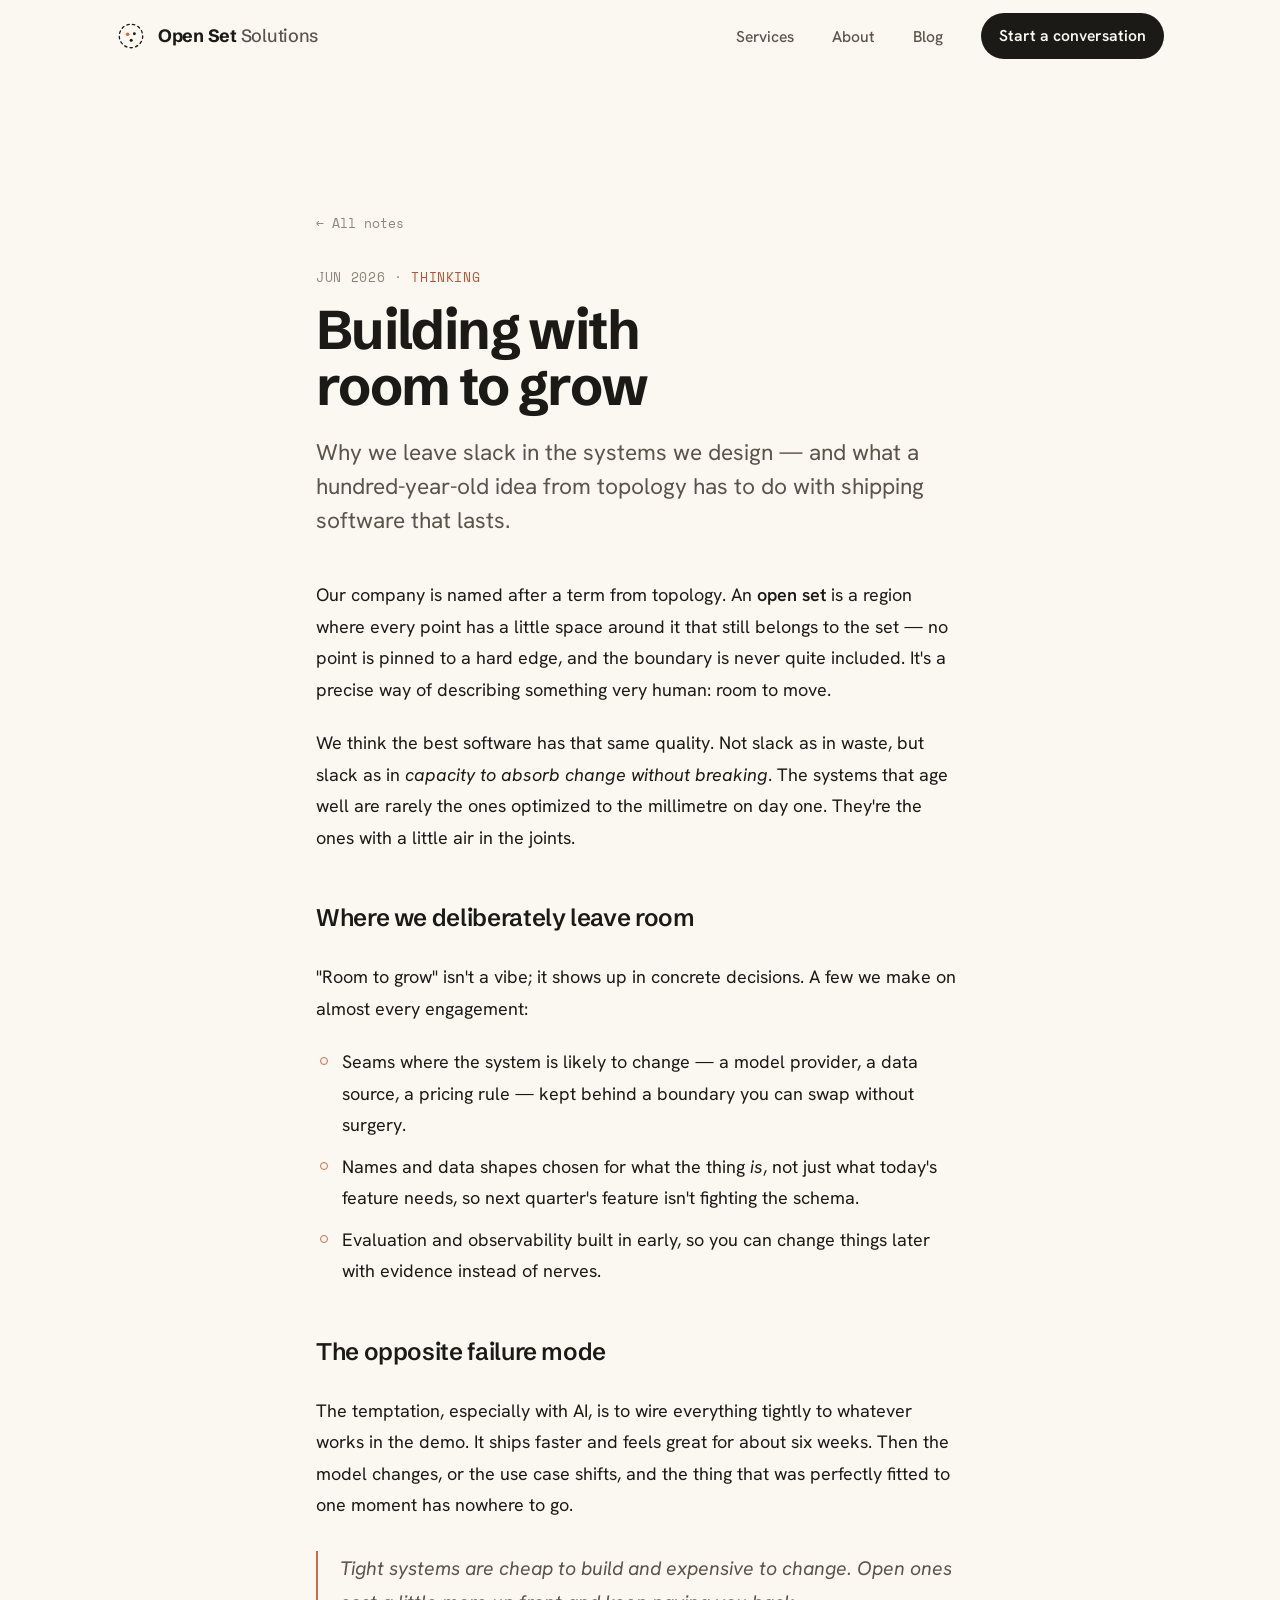
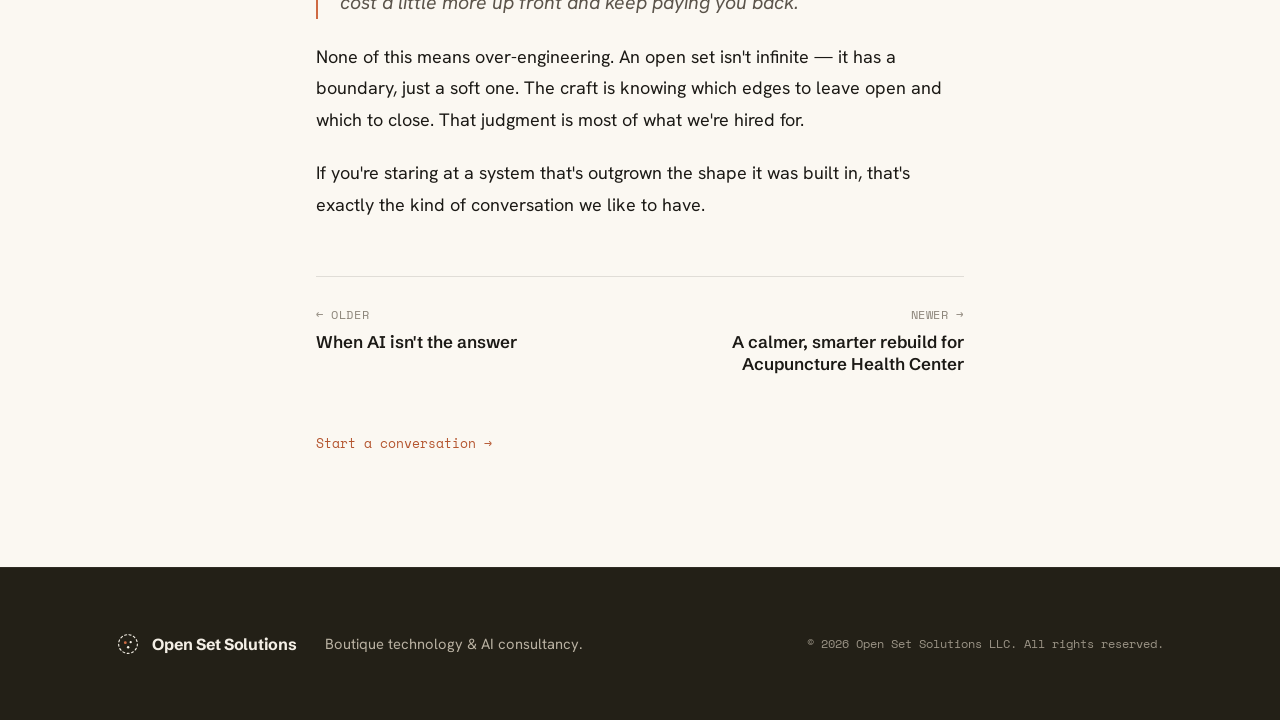
<file: posts/building-with-room-to-grow.html>
<!DOCTYPE html>
<html lang="en">
<head>
  <!-- Google tag (gtag.js) -->
  <script async src="https://www.googletagmanager.com/gtag/js?id=G-ZJWWV75S9S"></script>
  <script>
    window.dataLayer = window.dataLayer || [];
    function gtag(){dataLayer.push(arguments);}
    gtag('js', new Date());

    gtag('config', 'G-ZJWWV75S9S');
  </script>

  <meta charset="UTF-8" />
  <meta name="viewport" content="width=device-width, initial-scale=1.0" />
  <title>Building with room to grow — Open Set Solutions</title>
  <meta name="description" content="Why we leave slack in the systems we design — and what topology has to do with shipping software that lasts." />

  <link rel="icon" href="../favicon.svg" type="image/svg+xml" />
  <meta name="theme-color" content="#1C1A16" />

  <meta property="og:type" content="article" />
  <meta property="og:title" content="Building with room to grow" />
  <meta property="og:description" content="Why we leave slack in the systems we design." />
  <meta property="og:url" content="https://opensetsolutions.com/posts/building-with-room-to-grow.html" />

  <meta property="og:image" content="https://opensetsolutions.com/og-image.png" />

  <link rel="alternate" type="application/rss+xml" title="Open Set Solutions — Blog" href="../feed.xml" />

  <link rel="preconnect" href="https://fonts.googleapis.com" />
  <link rel="preconnect" href="https://fonts.gstatic.com" crossorigin />
  <link href="https://fonts.googleapis.com/css2?family=Hanken+Grotesk:wght@400;500;600&family=Schibsted+Grotesk:wght@500;600;700&family=Space+Mono:wght@400;700&display=swap" rel="stylesheet" />

  <link rel="stylesheet" href="../styles.css" />

  <!-- build:jsonld -->
  <script type="application/ld+json">
{
  "@context": "https://schema.org",
  "@type": "BlogPosting",
  "headline": "Building with room to grow",
  "description": "Why we leave slack in the systems we design — and what a hundred-year-old idea from topology has to do with shipping software that lasts.",
  "datePublished": "2026-06-10",
  "url": "https://opensetsolutions.com/posts/building-with-room-to-grow.html",
  "mainEntityOfPage": "https://opensetsolutions.com/posts/building-with-room-to-grow.html",
  "image": "https://opensetsolutions.com/og-image.png",
  "articleSection": "Thinking",
  "author": {
    "@type": "Organization",
    "name": "Open Set Solutions LLC",
    "url": "https://opensetsolutions.com/",
    "logo": "https://opensetsolutions.com/favicon.svg"
  },
  "publisher": {
    "@type": "Organization",
    "name": "Open Set Solutions LLC",
    "url": "https://opensetsolutions.com/",
    "logo": "https://opensetsolutions.com/favicon.svg"
  }
}
</script>
        <!-- /build:jsonld -->
</head>
<body>
  <a class="skip-link" href="#main">Skip to content</a>

  <header class="site-header" id="site-header">
    <div class="container header-inner">
      <a class="wordmark" href="../index.html" aria-label="Open Set Solutions — home">
        <span class="wordmark__glyph" aria-hidden="true">
          <svg viewBox="0 0 32 32" width="30" height="30">
            <defs>
              <mask id="ring-progress-mask" maskUnits="userSpaceOnUse">
                <circle id="ring-progress-arc" cx="16" cy="16" r="12.5" fill="none" stroke="#fff" stroke-width="4" pathLength="100" stroke-dasharray="0 100" transform="rotate(-90 16 16)"/>
              </mask>
            </defs>
            <circle class="g-ring" cx="16" cy="16" r="12.5" fill="none" stroke="currentColor" stroke-width="1.4" stroke-dasharray="2.6 3.4" stroke-linecap="round"/>
            <circle class="g-ring g-ring--progress" cx="16" cy="16" r="12.5" fill="none" stroke="var(--accent)" stroke-width="1.6" stroke-dasharray="2.6 3.4" stroke-linecap="round" mask="url(#ring-progress-mask)"/>
            <circle cx="12.4" cy="14.2" r="1.9" fill="var(--accent)"/>
            <circle cx="19.6" cy="13.6" r="1.5" fill="currentColor"/>
            <circle cx="16.2" cy="20.4" r="1.6" fill="currentColor"/>
          </svg>
        </span>
        <span class="wordmark__text">Open&nbsp;Set <span>Solutions</span></span>
      </a>
      <nav class="nav" id="nav" aria-label="Primary">
        <ul class="nav__list">
          <li><a href="../index.html#services">Services</a></li>
          <li><a href="../index.html#about">About</a></li>
          <li><a href="../blog.html">Blog</a></li>
          <li><a href="../index.html#contact" class="nav__cta">Start a conversation</a></li>
        </ul>
      </nav>
      <button class="nav-toggle" id="nav-toggle" aria-label="Open menu" aria-expanded="false" aria-controls="nav">
        <span class="nav-toggle__bar"></span>
        <span class="nav-toggle__bar"></span>
        <span class="nav-toggle__bar"></span>
      </button>
    </div>
  </header>

  <main id="main">
    <article class="article">
      <div class="container article__inner">
        <a class="back-link" href="../blog.html"><span aria-hidden="true">←</span> All notes</a>

        <p class="article__meta"><time datetime="2026-06-10">Jun 2026</time> · <span class="tag">Thinking</span></p>
        <h1 class="article__title">Building with room to grow</h1>
        <p class="article__lede">Why we leave slack in the systems we design — and what a hundred-year-old
          idea from topology has to do with shipping software that lasts.</p>

        <div class="prose">
          <p>Our company is named after a term from topology. An <strong>open set</strong> is a region where
            every point has a little space around it that still belongs to the set — no point is pinned to a
            hard edge, and the boundary is never quite included. It's a precise way of describing something
            very human: room to move.</p>

          <p>We think the best software has that same quality. Not slack as in waste, but slack as in
            <em>capacity to absorb change without breaking</em>. The systems that age well are rarely the ones
            optimized to the millimetre on day one. They're the ones with a little air in the joints.</p>

          <h2>Where we deliberately leave room</h2>
          <p>"Room to grow" isn't a vibe; it shows up in concrete decisions. A few we make on almost every
            engagement:</p>
          <ul>
            <li>Seams where the system is likely to change — a model provider, a data source, a pricing rule —
              kept behind a boundary you can swap without surgery.</li>
            <li>Names and data shapes chosen for what the thing <em>is</em>, not just what today's feature needs,
              so next quarter's feature isn't fighting the schema.</li>
            <li>Evaluation and observability built in early, so you can change things later with evidence instead
              of nerves.</li>
          </ul>

          <h2>The opposite failure mode</h2>
          <p>The temptation, especially with AI, is to wire everything tightly to whatever works in the demo.
            It ships faster and feels great for about six weeks. Then the model changes, or the use case shifts,
            and the thing that was perfectly fitted to one moment has nowhere to go.</p>

          <blockquote>Tight systems are cheap to build and expensive to change. Open ones cost a little more
            up front and keep paying you back.</blockquote>

          <p>None of this means over-engineering. An open set isn't infinite — it has a boundary, just a soft
            one. The craft is knowing which edges to leave open and which to close. That judgment is most of
            what we're hired for.</p>

          <p>If you're staring at a system that's outgrown the shape it was built in, that's exactly the kind
            of conversation we like to have.</p>
        </div>

        <!-- build:postnav -->
<nav class="post-nav" aria-label="More notes">
          <a class="post-nav__item post-nav__item--prev" href="when-ai-isnt-the-answer.html">
            <span class="post-nav__label"><span aria-hidden="true">←</span> Older</span>
            <span class="post-nav__title">When AI isn't the answer</span>
          </a>
          <a class="post-nav__item post-nav__item--next" href="acupuncture-health-center-rebuild.html">
            <span class="post-nav__label">Newer <span aria-hidden="true">→</span></span>
            <span class="post-nav__title">A calmer, smarter rebuild for Acupuncture Health Center</span>
          </a>
        </nav>
        <!-- /build:postnav -->

        <div class="article__foot">
          <a class="back-link" href="../index.html#contact">Start a conversation <span aria-hidden="true">→</span></a>
        </div>
      </div>
    </article>
  </main>

  <footer class="site-footer">
    <div class="container footer-inner">
      <a class="wordmark wordmark--sm" href="../index.html" aria-label="Open Set Solutions — home">
        <span class="wordmark__glyph" aria-hidden="true">
          <svg viewBox="0 0 32 32" width="24" height="24">
            <circle cx="16" cy="16" r="12.5" fill="none" stroke="currentColor" stroke-width="1.5" stroke-dasharray="2.6 3.4" stroke-linecap="round"/>
            <circle cx="12.4" cy="14.2" r="1.9" fill="var(--accent)"/>
            <circle cx="19.6" cy="13.6" r="1.5" fill="currentColor"/>
            <circle cx="16.2" cy="20.4" r="1.6" fill="currentColor"/>
          </svg>
        </span>
        <span class="wordmark__text">Open Set Solutions</span>
      </a>
      <p class="footer-note">Boutique technology &amp; AI consultancy.</p>
      <p class="footer-legal">© <span id="year">2026</span> Open Set Solutions LLC. All rights reserved.</p>
    </div>
  </footer>

  <script src="../main.js" defer></script>
</body>
</html>
</file>
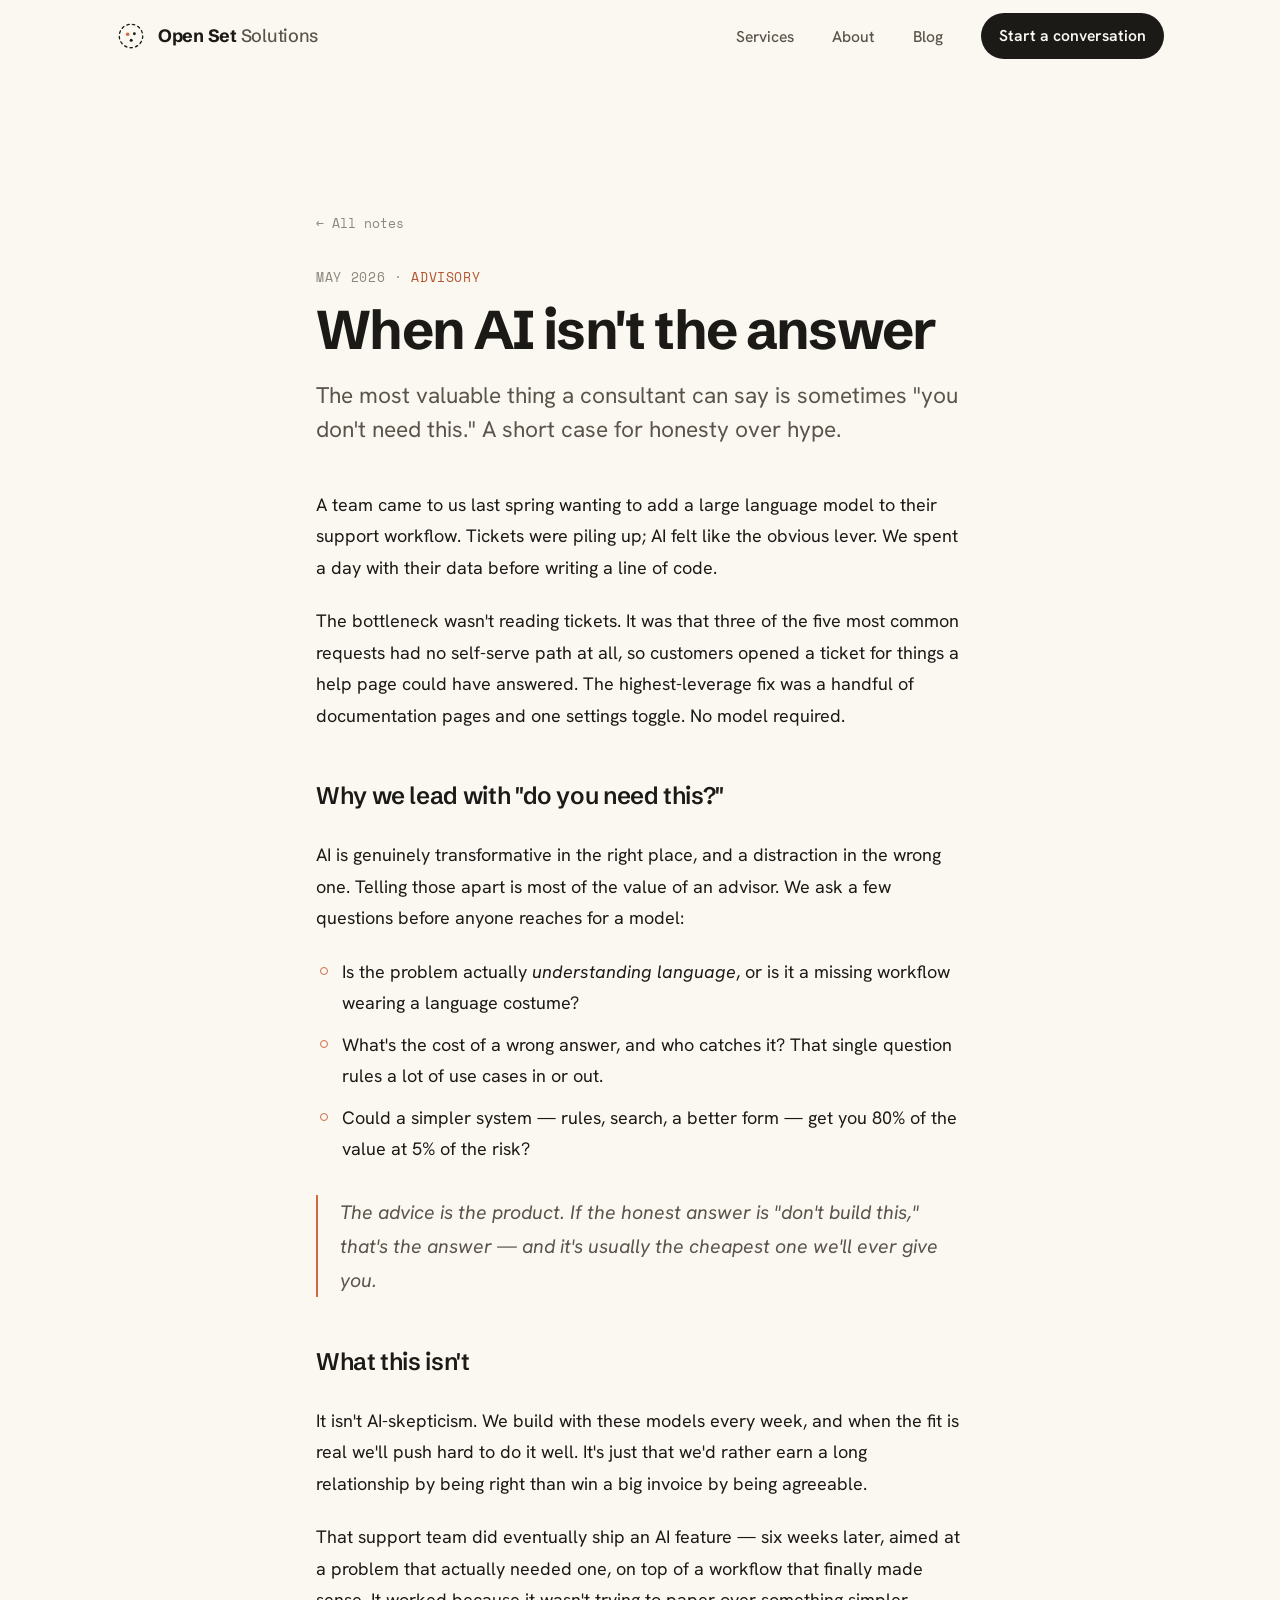
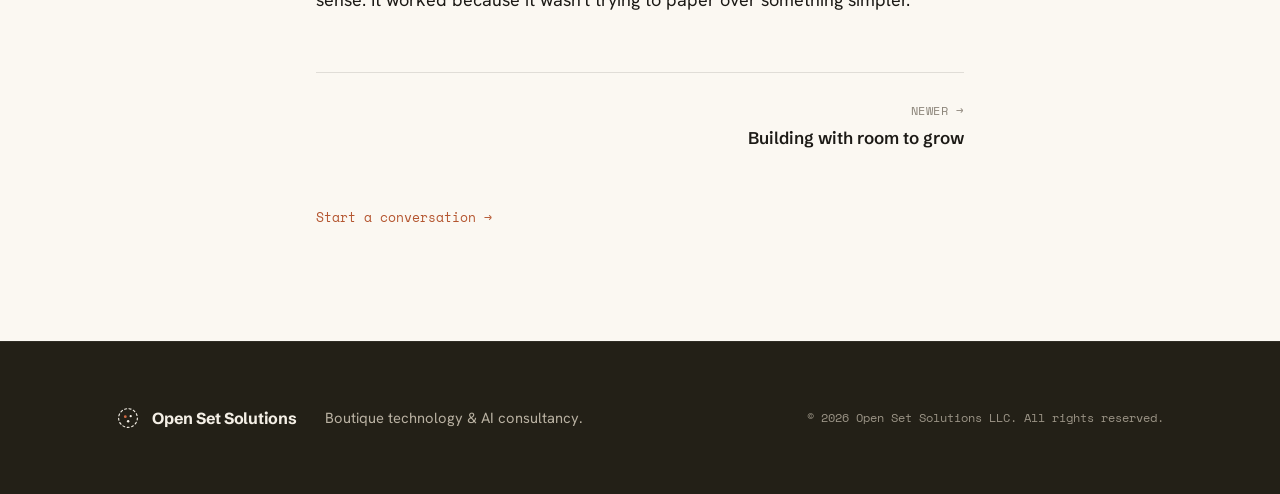
<file: posts/when-ai-isnt-the-answer.html>
<!DOCTYPE html>
<html lang="en">
<head>
  <!-- Google tag (gtag.js) -->
  <script async src="https://www.googletagmanager.com/gtag/js?id=G-ZJWWV75S9S"></script>
  <script>
    window.dataLayer = window.dataLayer || [];
    function gtag(){dataLayer.push(arguments);}
    gtag('js', new Date());

    gtag('config', 'G-ZJWWV75S9S');
  </script>

  <meta charset="UTF-8" />
  <meta name="viewport" content="width=device-width, initial-scale=1.0" />
  <title>When AI isn't the answer — Open Set Solutions</title>
  <meta name="description" content="The most valuable thing a consultant can say is sometimes 'you don't need this.' A short case for honesty over hype." />

  <link rel="icon" href="../favicon.svg" type="image/svg+xml" />
  <meta name="theme-color" content="#1C1A16" />

  <meta property="og:type" content="article" />
  <meta property="og:title" content="When AI isn't the answer" />
  <meta property="og:description" content="A short case for honesty over hype." />
  <meta property="og:url" content="https://opensetsolutions.com/posts/when-ai-isnt-the-answer.html" />

  <meta property="og:image" content="https://opensetsolutions.com/og-image.png" />

  <link rel="alternate" type="application/rss+xml" title="Open Set Solutions — Blog" href="../feed.xml" />

  <link rel="preconnect" href="https://fonts.googleapis.com" />
  <link rel="preconnect" href="https://fonts.gstatic.com" crossorigin />
  <link href="https://fonts.googleapis.com/css2?family=Hanken+Grotesk:wght@400;500;600&family=Schibsted+Grotesk:wght@500;600;700&family=Space+Mono:wght@400;700&display=swap" rel="stylesheet" />

  <link rel="stylesheet" href="../styles.css" />

  <!-- build:jsonld -->
  <script type="application/ld+json">
{
  "@context": "https://schema.org",
  "@type": "BlogPosting",
  "headline": "When AI isn't the answer",
  "description": "The most valuable thing a consultant can say is sometimes \"you don't need this.\" A short case for honesty over hype.",
  "datePublished": "2026-05-20",
  "url": "https://opensetsolutions.com/posts/when-ai-isnt-the-answer.html",
  "mainEntityOfPage": "https://opensetsolutions.com/posts/when-ai-isnt-the-answer.html",
  "image": "https://opensetsolutions.com/og-image.png",
  "articleSection": "Advisory",
  "author": {
    "@type": "Organization",
    "name": "Open Set Solutions LLC",
    "url": "https://opensetsolutions.com/",
    "logo": "https://opensetsolutions.com/favicon.svg"
  },
  "publisher": {
    "@type": "Organization",
    "name": "Open Set Solutions LLC",
    "url": "https://opensetsolutions.com/",
    "logo": "https://opensetsolutions.com/favicon.svg"
  }
}
</script>
        <!-- /build:jsonld -->
</head>
<body>
  <a class="skip-link" href="#main">Skip to content</a>

  <header class="site-header" id="site-header">
    <div class="container header-inner">
      <a class="wordmark" href="../index.html" aria-label="Open Set Solutions — home">
        <span class="wordmark__glyph" aria-hidden="true">
          <svg viewBox="0 0 32 32" width="30" height="30">
            <defs>
              <mask id="ring-progress-mask" maskUnits="userSpaceOnUse">
                <circle id="ring-progress-arc" cx="16" cy="16" r="12.5" fill="none" stroke="#fff" stroke-width="4" pathLength="100" stroke-dasharray="0 100" transform="rotate(-90 16 16)"/>
              </mask>
            </defs>
            <circle class="g-ring" cx="16" cy="16" r="12.5" fill="none" stroke="currentColor" stroke-width="1.4" stroke-dasharray="2.6 3.4" stroke-linecap="round"/>
            <circle class="g-ring g-ring--progress" cx="16" cy="16" r="12.5" fill="none" stroke="var(--accent)" stroke-width="1.6" stroke-dasharray="2.6 3.4" stroke-linecap="round" mask="url(#ring-progress-mask)"/>
            <circle cx="12.4" cy="14.2" r="1.9" fill="var(--accent)"/>
            <circle cx="19.6" cy="13.6" r="1.5" fill="currentColor"/>
            <circle cx="16.2" cy="20.4" r="1.6" fill="currentColor"/>
          </svg>
        </span>
        <span class="wordmark__text">Open&nbsp;Set <span>Solutions</span></span>
      </a>
      <nav class="nav" id="nav" aria-label="Primary">
        <ul class="nav__list">
          <li><a href="../index.html#services">Services</a></li>
          <li><a href="../index.html#about">About</a></li>
          <li><a href="../blog.html">Blog</a></li>
          <li><a href="../index.html#contact" class="nav__cta">Start a conversation</a></li>
        </ul>
      </nav>
      <button class="nav-toggle" id="nav-toggle" aria-label="Open menu" aria-expanded="false" aria-controls="nav">
        <span class="nav-toggle__bar"></span>
        <span class="nav-toggle__bar"></span>
        <span class="nav-toggle__bar"></span>
      </button>
    </div>
  </header>

  <main id="main">
    <article class="article">
      <div class="container article__inner">
        <a class="back-link" href="../blog.html"><span aria-hidden="true">←</span> All notes</a>

        <p class="article__meta"><time datetime="2026-05-20">May 2026</time> · <span class="tag">Advisory</span></p>
        <h1 class="article__title">When AI isn't the answer</h1>
        <p class="article__lede">The most valuable thing a consultant can say is sometimes "you don't need
          this." A short case for honesty over hype.</p>

        <div class="prose">
          <p>A team came to us last spring wanting to add a large language model to their support workflow.
            Tickets were piling up; AI felt like the obvious lever. We spent a day with their data before
            writing a line of code.</p>

          <p>The bottleneck wasn't reading tickets. It was that three of the five most common requests had no
            self-serve path at all, so customers opened a ticket for things a help page could have answered.
            The highest-leverage fix was a handful of documentation pages and one settings toggle. No model
            required.</p>

          <h2>Why we lead with "do you need this?"</h2>
          <p>AI is genuinely transformative in the right place, and a distraction in the wrong one. Telling
            those apart is most of the value of an advisor. We ask a few questions before anyone reaches for a
            model:</p>
          <ul>
            <li>Is the problem actually <em>understanding language</em>, or is it a missing workflow wearing a
              language costume?</li>
            <li>What's the cost of a wrong answer, and who catches it? That single question rules a lot of
              use cases in or out.</li>
            <li>Could a simpler system — rules, search, a better form — get you 80% of the value at 5% of the
              risk?</li>
          </ul>

          <blockquote>The advice is the product. If the honest answer is "don't build this," that's the
            answer — and it's usually the cheapest one we'll ever give you.</blockquote>

          <h2>What this isn't</h2>
          <p>It isn't AI-skepticism. We build with these models every week, and when the fit is real we'll
            push hard to do it well. It's just that we'd rather earn a long relationship by being right than
            win a big invoice by being agreeable.</p>

          <p>That support team did eventually ship an AI feature — six weeks later, aimed at a problem that
            actually needed one, on top of a workflow that finally made sense. It worked because it wasn't
            trying to paper over something simpler.</p>
        </div>

        <!-- build:postnav -->
<nav class="post-nav" aria-label="More notes">
          <a class="post-nav__item post-nav__item--next" href="building-with-room-to-grow.html">
            <span class="post-nav__label">Newer <span aria-hidden="true">→</span></span>
            <span class="post-nav__title">Building with room to grow</span>
          </a>
        </nav>
        <!-- /build:postnav -->

        <div class="article__foot">
          <a class="back-link" href="../index.html#contact">Start a conversation <span aria-hidden="true">→</span></a>
        </div>
      </div>
    </article>
  </main>

  <footer class="site-footer">
    <div class="container footer-inner">
      <a class="wordmark wordmark--sm" href="../index.html" aria-label="Open Set Solutions — home">
        <span class="wordmark__glyph" aria-hidden="true">
          <svg viewBox="0 0 32 32" width="24" height="24">
            <circle cx="16" cy="16" r="12.5" fill="none" stroke="currentColor" stroke-width="1.5" stroke-dasharray="2.6 3.4" stroke-linecap="round"/>
            <circle cx="12.4" cy="14.2" r="1.9" fill="var(--accent)"/>
            <circle cx="19.6" cy="13.6" r="1.5" fill="currentColor"/>
            <circle cx="16.2" cy="20.4" r="1.6" fill="currentColor"/>
          </svg>
        </span>
        <span class="wordmark__text">Open Set Solutions</span>
      </a>
      <p class="footer-note">Boutique technology &amp; AI consultancy.</p>
      <p class="footer-legal">© <span id="year">2026</span> Open Set Solutions LLC. All rights reserved.</p>
    </div>
  </footer>

  <script src="../main.js" defer></script>
</body>
</html>
</file>
<file: styles.css>
/* ============================================================
   Open Set Solutions — styles.css
   Warm minimal · light with dark bands · open-set identity
   ============================================================ */

/* ---------- Design tokens ---------- */
:root {
  --paper:      #FBF8F2;   /* warm off-white                  */
  --paper-2:    #F4EEE2;   /* card / inset surface            */
  --ink:        #1C1A16;   /* warm near-black                 */
  --ink-soft:   #5B544B;   /* muted body                      */
  --ink-faint:  #8C857A;   /* captions, meta                  */
  --line:       rgba(28, 26, 22, 0.12);
  --line-soft:  rgba(28, 26, 22, 0.07);
  --accent:     #CF6A43;   /* terracotta                      */
  --accent-ink: #B4552F;   /* accent on light, for text       */
  --accent-soft:rgba(207, 106, 67, 0.12);
  --dark:       #1A1813;   /* dark band background            */
  --dark-2:     #232017;
  --on-dark:    #F4EFE6;   /* text on dark                    */
  --on-dark-soft: #B9B1A2;

  --maxw: 1160px;
  --pad: clamp(20px, 5vw, 56px);
  --radius: 14px;

  --font-display: "Schibsted Grotesk", system-ui, sans-serif;
  --font-body: "Hanken Grotesk", system-ui, sans-serif;
  --font-mono: "Space Mono", ui-monospace, monospace;

  --ease: cubic-bezier(0.22, 0.61, 0.36, 1);
}

/* ---------- Reset ---------- */
*, *::before, *::after { box-sizing: border-box; }
* { margin: 0; }
html { -webkit-text-size-adjust: 100%; scroll-behavior: smooth; }
@media (prefers-reduced-motion: reduce) {
  html { scroll-behavior: auto; }
}

body {
  font-family: var(--font-body);
  background: var(--paper);
  color: var(--ink);
  font-size: clamp(16px, 1.05vw + 13px, 18px);
  line-height: 1.6;
  font-weight: 400;
  -webkit-font-smoothing: antialiased;
  text-rendering: optimizeLegibility;
  overflow-x: hidden;
}

img, svg, canvas { display: block; max-width: 100%; }
a { color: inherit; text-decoration: none; }
ul, ol { list-style: none; padding: 0; }

/* ---------- Layout helpers ---------- */
.container {
  width: 100%;
  max-width: var(--maxw);
  margin-inline: auto;
  padding-inline: var(--pad);
}

.section { padding-block: clamp(72px, 11vw, 140px); }
.band { padding-block: clamp(64px, 9vw, 120px); }

/* ---------- Focus / a11y ---------- */
:focus-visible {
  outline: 2.5px solid var(--accent);
  outline-offset: 3px;
  border-radius: 3px;
}
.band--dark :focus-visible { outline-color: #E89B79; }

.skip-link {
  position: absolute;
  left: 16px;
  top: -64px;
  z-index: 200;
  background: var(--ink);
  color: var(--paper);
  padding: 10px 16px;
  border-radius: 8px;
  font-family: var(--font-mono);
  font-size: 0.8rem;
  transition: top 0.2s var(--ease);
}
.skip-link:focus { top: 16px; }

/* ---------- Typographic atoms ---------- */
.eyebrow,
.label {
  font-family: var(--font-mono);
  font-size: 0.78rem;
  letter-spacing: 0.06em;
  text-transform: uppercase;
  color: var(--accent-ink);
}
.label { color: var(--ink-faint); }
.label--invert { color: var(--on-dark-soft); }
.eyebrow__mark { color: var(--accent); margin-right: 0.3em; }

.section__title {
  font-family: var(--font-display);
  font-weight: 600;
  font-size: clamp(1.7rem, 3.2vw + 0.5rem, 2.85rem);
  line-height: 1.08;
  letter-spacing: -0.02em;
  text-wrap: balance;
}

/* ============================================================
   HEADER
   ============================================================ */
.site-header {
  position: sticky;
  top: 0;
  z-index: 100;
  background: color-mix(in srgb, var(--paper) 82%, transparent);
  backdrop-filter: saturate(1.4) blur(12px);
  -webkit-backdrop-filter: saturate(1.4) blur(12px);
  border-bottom: 1px solid transparent;
  transition: border-color 0.3s var(--ease), background 0.3s var(--ease);
}
.site-header.is-scrolled {
  border-bottom-color: var(--line);
  background: color-mix(in srgb, var(--paper) 92%, transparent);
}
.header-inner {
  display: flex;
  align-items: center;
  justify-content: space-between;
  height: 72px;
}

.wordmark {
  display: inline-flex;
  align-items: center;
  gap: 12px;
  color: var(--ink);
}
.wordmark__glyph {
  display: inline-flex;
  color: var(--ink);
}
.wordmark__glyph .g-ring { transition: transform 0.8s var(--ease); transform-origin: center; }
.wordmark:hover .g-ring { transform: rotate(36deg); }
.wordmark__text {
  font-family: var(--font-display);
  font-weight: 700;
  font-size: 1.12rem;
  letter-spacing: -0.015em;
  line-height: 1;
}
.wordmark__text span { font-weight: 500; color: var(--ink-soft); }

/* nav */
.nav__list {
  display: flex;
  align-items: center;
  gap: clamp(20px, 3vw, 38px);
}
.nav__list a {
  font-weight: 500;
  font-size: 0.98rem;
  color: var(--ink-soft);
  transition: color 0.2s var(--ease);
}
.nav__list a:hover { color: var(--ink); }
.nav__cta {
  display: inline-flex;
  align-items: center;
  background: var(--ink);
  color: var(--paper) !important;
  padding: 10px 18px;
  border-radius: 999px;
  font-weight: 600 !important;
  transition: background 0.2s var(--ease), transform 0.2s var(--ease);
}
.nav__cta:hover { background: var(--accent-ink); transform: translateY(-1px); }

/* hamburger */
.nav-toggle {
  display: none;
  flex-direction: column;
  justify-content: center;
  gap: 5px;
  width: 44px;
  height: 44px;
  padding: 0;
  border: 0;
  background: transparent;
  cursor: pointer;
}
.nav-toggle__bar {
  display: block;
  width: 24px;
  height: 2px;
  margin-inline: auto;
  background: var(--ink);
  border-radius: 2px;
  transition: transform 0.32s var(--ease), opacity 0.2s var(--ease);
}
.nav-toggle[aria-expanded="true"] .nav-toggle__bar:nth-child(1) { transform: translateY(7px) rotate(45deg); }
.nav-toggle[aria-expanded="true"] .nav-toggle__bar:nth-child(2) { opacity: 0; }
.nav-toggle[aria-expanded="true"] .nav-toggle__bar:nth-child(3) { transform: translateY(-7px) rotate(-45deg); }

/* ============================================================
   HERO
   ============================================================ */
.hero {
  position: relative;
  display: flex;
  align-items: center;
  min-height: min(92vh, 860px);
  padding-block: clamp(80px, 14vh, 160px) clamp(60px, 10vh, 120px);
  overflow: hidden;
}
.hero__canvas {
  position: absolute;
  inset: 0;
  width: 100%;
  height: 100%;
  z-index: 0;
}
.hero__inner { position: relative; z-index: 1; max-width: 860px; }

.hero__heading {
  font-family: var(--font-display);
  font-weight: 700;
  font-size: clamp(2.7rem, 8vw + 0.5rem, 6rem);
  line-height: 0.98;
  letter-spacing: -0.035em;
  margin-top: 22px;
  text-wrap: balance;
}
.hero__lede {
  margin-top: 26px;
  max-width: 38ch;
  font-size: clamp(1.06rem, 1.4vw + 0.6rem, 1.32rem);
  color: var(--ink-soft);
  line-height: 1.55;
  text-wrap: pretty;
}
.hero__actions {
  margin-top: 38px;
  display: flex;
  flex-wrap: wrap;
  gap: 14px;
}

.hero__scroll {
  position: absolute;
  left: 50%;
  bottom: 26px;
  transform: translateX(-50%);
  z-index: 1;
}
.hero__scroll-line {
  display: block;
  width: 1px;
  height: 46px;
  background: linear-gradient(var(--ink-faint), transparent);
  animation: scrollPulse 2.4s var(--ease) infinite;
}
@keyframes scrollPulse {
  0%, 100% { transform: scaleY(0.4); opacity: 0.4; transform-origin: top; }
  50%      { transform: scaleY(1);   opacity: 1;   transform-origin: top; }
}

/* ---------- Buttons ---------- */
.btn {
  display: inline-flex;
  align-items: center;
  justify-content: center;
  gap: 8px;
  font-family: var(--font-body);
  font-weight: 600;
  font-size: 1rem;
  padding: 14px 26px;
  border-radius: 999px;
  border: 1.5px solid transparent;
  cursor: pointer;
  transition: transform 0.2s var(--ease), background 0.2s var(--ease),
              border-color 0.2s var(--ease), color 0.2s var(--ease);
}
.btn--primary {
  background: var(--accent);
  color: #fff;
}
.btn--primary:hover { background: var(--accent-ink); transform: translateY(-2px); }
.btn--ghost {
  background: transparent;
  border-color: var(--line);
  color: var(--ink);
}
.btn--ghost:hover { border-color: var(--ink); transform: translateY(-2px); }
.btn--lg {
  font-family: var(--font-mono);
  font-size: clamp(0.95rem, 2.4vw, 1.18rem);
  padding: 18px 34px;
  letter-spacing: -0.01em;
}

/* ============================================================
   DARK BANDS
   ============================================================ */
.band--dark {
  background: var(--dark);
  color: var(--on-dark);
  position: relative;
}
.band--dark::before {
  /* faint dashed-ring motif */
  content: "";
  position: absolute;
  inset: 0;
  background-image: radial-gradient(circle at 88% 18%, rgba(207,106,67,0.10), transparent 42%);
  pointer-events: none;
}

/* Definition band */
.definition__inner {
  display: grid;
  grid-template-columns: minmax(0, 0.85fr) minmax(0, 1.6fr);
  gap: clamp(28px, 6vw, 80px);
  align-items: start;
  position: relative;
}
.definition__term {
  font-family: var(--font-display);
  font-weight: 600;
  font-size: clamp(1.5rem, 3vw, 2.1rem);
  line-height: 1.1;
  letter-spacing: -0.02em;
}
.definition__term em {
  display: block;
  margin-top: 8px;
  font-family: var(--font-mono);
  font-style: normal;
  font-size: 0.82rem;
  letter-spacing: 0.04em;
  color: var(--on-dark-soft);
  text-transform: uppercase;
}
.definition__body {
  font-size: clamp(1.15rem, 2.1vw + 0.4rem, 1.7rem);
  line-height: 1.45;
  color: var(--on-dark);
  text-wrap: pretty;
}
.definition__body .hl { color: #fff; }
.definition__body .hl {
  background-image: linear-gradient(transparent 62%, rgba(207,106,67,0.32) 0);
}

/* ============================================================
   SERVICES
   ============================================================ */
.section__head { max-width: 720px; margin-bottom: clamp(40px, 6vw, 64px); }
.section__head .section__title { margin-top: 16px; }
.section__intro {
  margin-top: 18px;
  color: var(--ink-soft);
  font-size: clamp(1.02rem, 1.2vw + 0.6rem, 1.2rem);
  max-width: 56ch;
  text-wrap: pretty;
}

.cards {
  display: grid;
  grid-template-columns: repeat(auto-fit, minmax(260px, 1fr));
  gap: clamp(14px, 1.6vw, 22px);
}
.card {
  position: relative;
  background: var(--paper-2);
  border: 1px solid var(--line-soft);
  border-radius: var(--radius);
  padding: clamp(26px, 3vw, 38px);
  overflow: hidden;
  transition: transform 0.35s var(--ease), border-color 0.35s var(--ease),
              box-shadow 0.35s var(--ease);
}
.card::after {
  /* open dashed-ring corner accent that "opens up" on hover */
  content: "";
  position: absolute;
  right: -34px;
  top: -34px;
  width: 96px;
  height: 96px;
  border: 1.5px dashed var(--line);
  border-radius: 50%;
  transition: transform 0.5s var(--ease), border-color 0.5s var(--ease);
}
.card:hover {
  transform: translateY(-4px);
  border-color: var(--line);
  box-shadow: 0 18px 40px -24px rgba(28,26,22,0.35);
}
.card:hover::after { transform: scale(1.35) rotate(24deg); border-color: var(--accent); }
.card__no {
  font-family: var(--font-mono);
  font-size: 0.82rem;
  color: var(--accent-ink);
  letter-spacing: 0.05em;
}
.card__title {
  font-family: var(--font-display);
  font-weight: 600;
  font-size: 1.34rem;
  letter-spacing: -0.015em;
  margin-top: 18px;
}
.card__body {
  margin-top: 12px;
  color: var(--ink-soft);
  font-size: 1.02rem;
  line-height: 1.55;
  text-wrap: pretty;
}

/* ============================================================
   ABOUT
   ============================================================ */
.about__grid {
  display: grid;
  grid-template-columns: minmax(0, 0.8fr) minmax(0, 1.4fr);
  gap: clamp(32px, 6vw, 90px);
  align-items: start;
}
.about__intro .section__title { margin-top: 16px; }
.about__intro { position: sticky; top: 100px; }
.about__body p { color: var(--ink-soft); text-wrap: pretty; }
.about__body p + p { margin-top: 18px; }
.about__body .lead-in { color: var(--ink); font-weight: 600; }
.about__body em { font-style: italic; color: var(--accent-ink); }

.principles {
  margin-top: 34px;
  border-top: 1px solid var(--line);
}
.principles li {
  display: grid;
  grid-template-columns: 110px 1fr;
  gap: 18px;
  padding: 18px 0;
  border-bottom: 1px solid var(--line);
  align-items: baseline;
}
.principles__k {
  font-family: var(--font-mono);
  font-size: 0.8rem;
  text-transform: uppercase;
  letter-spacing: 0.05em;
  color: var(--ink);
}
.principles__v { color: var(--ink-soft); font-size: 0.98rem; }

/* ============================================================
   CONTACT
   ============================================================ */
.contact__inner { max-width: 760px; }
.contact__title {
  font-family: var(--font-display);
  font-weight: 700;
  font-size: clamp(2rem, 5vw + 0.5rem, 3.6rem);
  line-height: 1.02;
  letter-spacing: -0.03em;
  margin-top: 18px;
  text-wrap: balance;
}
.contact__body {
  margin-top: 22px;
  color: var(--on-dark-soft);
  font-size: clamp(1.05rem, 1.4vw + 0.6rem, 1.28rem);
  max-width: 52ch;
  text-wrap: pretty;
}
.contact .btn--primary { margin-top: 36px; }
.contact .btn--lg { font-family: "JetBrains Mono", ui-monospace, monospace; }
.contact .btn--lg:hover { transform: translateY(-2px) scale(1.01); }

/* ============================================================
   FOOTER
   ============================================================ */
.site-footer {
  background: var(--dark-2);
  color: var(--on-dark-soft);
  padding-block: clamp(40px, 6vw, 64px);
  border-top: 1px solid rgba(255,255,255,0.06);
}
.footer-inner {
  display: flex;
  flex-wrap: wrap;
  align-items: center;
  gap: 14px 28px;
}
.site-footer .wordmark { color: var(--on-dark); }
.site-footer .wordmark__glyph { color: var(--on-dark); }
.wordmark--sm .wordmark__text { font-size: 1rem; }
.site-footer .wordmark__text span { color: var(--on-dark-soft); }
.footer-note {
  font-size: 0.92rem;
  color: var(--on-dark-soft);
}
.footer-legal {
  margin-left: auto;
  font-family: var(--font-mono);
  font-size: 0.78rem;
  color: var(--on-dark-soft);
  opacity: 0.8;
}

/* ============================================================
   RESPONSIVE — mobile nav + stacking
   ============================================================ */
@media (max-width: 800px) {
  .nav-toggle { display: flex; }

  .nav {
    position: fixed;
    inset: 72px 0 auto 0;
    background: var(--paper);
    border-bottom: 1px solid var(--line);
    transform: translateY(-12px);
    opacity: 0;
    visibility: hidden;
    transition: opacity 0.28s var(--ease), transform 0.28s var(--ease), visibility 0.28s;
    box-shadow: 0 24px 40px -28px rgba(28,26,22,0.5);
  }
  .nav.is-open {
    opacity: 1;
    visibility: visible;
    transform: translateY(0);
  }
  .nav__list {
    flex-direction: column;
    align-items: stretch;
    gap: 0;
    padding: 12px var(--pad) 24px;
  }
  .nav__list li { border-bottom: 1px solid var(--line-soft); }
  .nav__list li:last-child { border-bottom: 0; }
  .nav__list a {
    display: block;
    padding: 16px 0;
    font-size: 1.12rem;
  }
  .nav__cta {
    justify-content: center;
    margin-top: 14px;
    padding: 15px 18px;
    font-size: 1.05rem !important;
  }

  .definition__inner { grid-template-columns: 1fr; gap: 22px; }
  .about__grid { grid-template-columns: 1fr; }
  .about__intro { position: static; }
}

@media (max-width: 520px) {
  .header-inner { height: 64px; }
  .nav { inset-block-start: 64px; }
  .wordmark__text { font-size: 1rem; }
  .hero__actions .btn { flex: 1 1 auto; }
  .principles li { grid-template-columns: 1fr; gap: 4px; }
  .footer-legal { margin-left: 0; width: 100%; }
}

/* ---------- Reveal-on-scroll (progressive enhancement) ---------- */
.reveal {
  opacity: 0;
  transform: translateY(22px);
  transition: opacity 0.7s var(--ease), transform 0.7s var(--ease);
  will-change: opacity, transform;
}
.reveal.is-in { opacity: 1; transform: none; }

@media (prefers-reduced-motion: reduce) {
  .reveal { opacity: 1; transform: none; transition: none; }
  .hero__scroll-line { animation: none; }
  .wordmark .g-ring { transition: none; }
  * { scroll-behavior: auto !important; }
}

/* ============================================================
   BLOG — listing + article (blog.html, posts/*.html)
   ============================================================ */
.page-hero {
  padding-block: clamp(116px, 17vh, 210px) clamp(38px, 6vw, 72px);
  border-bottom: 1px solid var(--line);
  position: relative;
}
.page-hero__title {
  font-family: var(--font-display);
  font-weight: 700;
  font-size: clamp(2.4rem, 6vw + 0.5rem, 4.4rem);
  line-height: 1;
  letter-spacing: -0.035em;
  margin-top: 16px;
  text-wrap: balance;
}
.page-hero__lede {
  margin-top: 20px;
  max-width: 46ch;
  color: var(--ink-soft);
  font-size: clamp(1.05rem, 1.3vw + 0.6rem, 1.28rem);
  text-wrap: pretty;
}

/* listing */
.post-list { border-top: 1px solid var(--line); }
.post-row { border-bottom: 1px solid var(--line); }
.post-row__link {
  display: block;
  padding: clamp(28px, 4vw, 46px) 0;
}
.post-row__meta {
  font-family: var(--font-mono);
  font-size: 0.8rem;
  text-transform: uppercase;
  letter-spacing: 0.05em;
  color: var(--ink-faint);
}
.post-row__tag { color: var(--accent-ink); }
.post-row__title {
  font-family: var(--font-display);
  font-weight: 600;
  font-size: clamp(1.5rem, 3vw, 2.15rem);
  line-height: 1.1;
  letter-spacing: -0.02em;
  margin-top: 10px;
  max-width: 26ch;
  text-wrap: balance;
  transition: color 0.2s var(--ease);
}
.post-row__excerpt {
  margin-top: 12px;
  color: var(--ink-soft);
  max-width: 64ch;
  text-wrap: pretty;
}
.post-row__more {
  display: inline-flex;
  gap: 8px;
  margin-top: 18px;
  font-weight: 600;
  color: var(--accent-ink);
}
.post-row__more span { transition: transform 0.2s var(--ease); }
.post-row__link:hover .post-row__title { color: var(--accent-ink); }
.post-row__link:hover .post-row__more span { transform: translateX(5px); }

/* article */
.article { padding-block: clamp(110px, 15vh, 200px) clamp(60px, 9vw, 110px); }
.article__inner { max-width: 760px; }
.back-link {
  display: inline-flex;
  align-items: center;
  gap: 8px;
  font-family: var(--font-mono);
  font-size: 0.82rem;
  color: var(--ink-faint);
  transition: color 0.2s var(--ease);
}
.back-link:hover { color: var(--ink); }
.back-link span { transition: transform 0.2s var(--ease); }
.back-link:hover span { transform: translateX(-4px); }
.article__meta {
  font-family: var(--font-mono);
  font-size: 0.82rem;
  text-transform: uppercase;
  letter-spacing: 0.05em;
  color: var(--ink-faint);
  margin-top: 30px;
}
.article__meta .tag { color: var(--accent-ink); }
.article__title {
  font-family: var(--font-display);
  font-weight: 700;
  font-size: clamp(2.1rem, 5vw + 0.5rem, 3.4rem);
  line-height: 1.04;
  letter-spacing: -0.03em;
  margin-top: 14px;
  text-wrap: balance;
}
.article__lede {
  margin-top: 20px;
  font-size: clamp(1.14rem, 1.6vw + 0.6rem, 1.42rem);
  color: var(--ink-soft);
  line-height: 1.5;
  text-wrap: pretty;
}

.prose { margin-top: 42px; line-height: 1.75; }
.prose > * + * { margin-top: 22px; }
.prose p { color: var(--ink); text-wrap: pretty; }
.prose h2 {
  font-family: var(--font-display);
  font-weight: 600;
  font-size: 1.5rem;
  letter-spacing: -0.015em;
  margin-top: 44px;
}
.prose h3 {
  font-family: var(--font-display);
  font-weight: 600;
  font-size: 1.18rem;
  margin-top: 32px;
}
.prose ul { padding-left: 0; }
.prose li {
  position: relative;
  padding-left: 26px;
  margin-top: 10px;
  color: var(--ink);
}
.prose li::before {
  content: "";
  position: absolute;
  left: 4px;
  top: 11px;
  width: 8px;
  height: 8px;
  border-radius: 50%;
  border: 1.5px solid var(--accent);
}
.prose a {
  color: var(--accent-ink);
  text-decoration: underline;
  text-underline-offset: 3px;
  text-decoration-thickness: 1px;
}
.prose figure {
  margin: 32px 0;
}
.prose figure img {
  display: block;
  width: 100%;
  border: 1px solid var(--line);
  border-radius: 8px;
  background: var(--paper);
  box-shadow: 0 18px 48px rgba(28, 26, 22, 0.08);
}
.prose figcaption {
  margin-top: 10px;
  color: var(--ink-faint);
  font-size: 0.86rem;
  line-height: 1.5;
}
.prose .case-study-grid {
  display: grid;
  grid-template-columns: repeat(2, minmax(0, 1fr));
  gap: 16px;
  margin-top: 24px;
}
.prose .case-study-grid > figure {
  margin: 0;
}
.prose .case-study-grid--phone {
  align-items: start;
}
.prose .case-study-grid--phone figure {
  justify-self: center;
  max-width: 320px;
}
.prose .case-study-grid--phone img {
  aspect-ratio: 390 / 844;
  object-fit: cover;
  object-position: top;
}
.prose blockquote {
  border-left: 2px solid var(--accent);
  padding-left: 22px;
  margin-top: 30px;
  font-size: 1.22rem;
  font-style: italic;
  color: var(--ink-soft);
}
.prose strong { font-weight: 600; }
.article__foot {
  margin-top: 56px;
  padding-top: 28px;
  border-top: 1px solid var(--line);
}
.article__foot .back-link { color: var(--accent-ink); }

@media (max-width: 720px) {
  .prose .case-study-grid {
    grid-template-columns: 1fr;
  }
}

/* ============================================================
   EFFECTS — quiet details that extend the open-set motif
   (scroll-progress ring, hero entrance, ε-neighborhood figure,
   highlight sweep, card spotlight, section thread)
   ============================================================ */

/* ---------- Wordmark ring as scroll progress ---------- */
.g-ring--progress { opacity: 0.95; }

/* ---------- Hero entrance (one-time, on load) ---------- */
.hero__line {
  display: block;
  overflow: hidden;
  /* keep descenders un-clipped at line-height 0.98 */
  padding-bottom: 0.12em;
  margin-bottom: -0.12em;
}
.hero__line-inner {
  display: block;
  transform: translateY(112%);
  animation: heroRise 0.85s var(--ease) forwards;
}
.hero__line:nth-child(2) .hero__line-inner { animation-delay: 0.12s; }

.hero .eyebrow,
.hero__lede,
.hero__actions {
  opacity: 0;
  animation: heroFade 0.7s var(--ease) forwards;
}
.hero .eyebrow  { animation-delay: 0.05s; }
.hero__lede     { animation-delay: 0.45s; }
.hero__actions  { animation-delay: 0.6s; }

@keyframes heroRise {
  to { transform: none; }
}
@keyframes heroFade {
  from { opacity: 0; transform: translateY(14px); }
  to   { opacity: 1; transform: none; }
}

/* ---------- Definition: highlight sweep on reveal ---------- */
.definition__inner.reveal .hl {
  background-repeat: no-repeat;
  background-size: 0% 100%;
  transition: background-size 1.1s var(--ease) 0.35s;
}
.definition__inner.reveal.is-in .hl { background-size: 100% 100%; }

/* ---------- Definition: ε-neighborhood figure ---------- */
.definition__figure {
  margin: clamp(28px, 4vw, 44px) 0 0;
  max-width: 240px;
}
.definition__figure svg { width: 100%; height: auto; overflow: visible; }
.definition__figure figcaption {
  margin-top: 12px;
  font-family: var(--font-mono);
  font-size: 0.72rem;
  letter-spacing: 0.05em;
  text-transform: uppercase;
  color: var(--on-dark-soft);
}

.figure-region {
  fill: rgba(207, 106, 67, 0.05);
  stroke: rgba(244, 239, 230, 0.32);
  stroke-width: 1.3;
  stroke-dasharray: 3 6;
  stroke-linecap: round;
  animation: dashCrawl 60s linear infinite;
}
@keyframes dashCrawl {
  to { stroke-dashoffset: -180; }
}

.figure-drift { animation: pointDrift 18s ease-in-out infinite; }
@keyframes pointDrift {
  0%, 100% { transform: translate(0, 0); }
  33%      { transform: translate(36px, 30px); }
  66%      { transform: translate(-4px, 44px); }
}

.figure-nbhd--a {
  fill: rgba(207, 106, 67, 0.06);
  stroke: rgba(207, 106, 67, 0.7);
  stroke-width: 1.2;
  stroke-dasharray: 2.5 5;
  stroke-linecap: round;
}
.figure-radius {
  stroke: rgba(207, 106, 67, 0.5);
  stroke-width: 1;
  stroke-dasharray: 2 3;
}
.figure-eps {
  font-family: var(--font-mono);
  font-size: 11px;
  fill: #E89B79;
}
.figure-pt--a { fill: var(--accent); }

.figure-nbhd--b {
  fill: none;
  stroke: rgba(244, 239, 230, 0.45);
  stroke-width: 1.1;
  stroke-dasharray: 2 4;
  stroke-linecap: round;
  transform-box: fill-box;
  transform-origin: center;
  animation: nbhdBreathe 6s ease-in-out infinite;
}
@keyframes nbhdBreathe {
  0%, 100% { transform: scale(1); }
  50%      { transform: scale(1.18); }
}
.figure-pt--b { fill: rgba(244, 239, 230, 0.75); }

@media (max-width: 800px) {
  .definition__figure { max-width: 190px; margin-top: 24px; }
}

/* ---------- Card spotlight: cursor-tracked border glow ---------- */
.card::before {
  content: "";
  position: absolute;
  inset: 0;
  border-radius: inherit;
  padding: 1px;
  background: radial-gradient(
    220px circle at var(--mx, 50%) var(--my, 50%),
    rgba(207, 106, 67, 0.55),
    transparent 70%
  );
  -webkit-mask: linear-gradient(#fff 0 0) content-box, linear-gradient(#fff 0 0);
  -webkit-mask-composite: xor;
  mask: linear-gradient(#fff 0 0) content-box, linear-gradient(#fff 0 0);
  mask-composite: exclude;
  opacity: 0;
  transition: opacity 0.35s var(--ease);
  pointer-events: none;
}
.card:hover::before { opacity: 1; }

/* ---------- Section thread (01 → 02 → 03) ---------- */
.section-thread {
  position: absolute;
  width: 1px;
  background-image: repeating-linear-gradient(
    to bottom, var(--line) 0 4px, transparent 4px 10px
  );
  pointer-events: none;
  z-index: 1;
}
.section-thread__fill {
  position: absolute;
  inset: 0;
  background-image: repeating-linear-gradient(
    to bottom, var(--accent) 0 4px, transparent 4px 10px
  );
  clip-path: inset(0 0 calc(100% - var(--thread-p, 0%)) 0);
}
.section-thread__dot {
  position: absolute;
  left: 50%;
  top: var(--thread-p, 0%);
  width: 7px;
  height: 7px;
  border-radius: 50%;
  background: var(--accent);
  transform: translate(-50%, -50%);
}

/* ============================================================
   BLOG — listing improvements
   (featured post, generative glyphs, tag filter, row hover,
   prev/next article nav, page-hero entrance)
   ============================================================ */

/* ---------- Page-hero entrance (matches the home hero) ---------- */
.page-hero .label,
.page-hero__title,
.page-hero__lede {
  opacity: 0;
  animation: heroFade 0.7s var(--ease) forwards;
}
.page-hero .label       { animation-delay: 0.05s; }
.page-hero__title       { animation-delay: 0.16s; }
.page-hero__lede        { animation-delay: 0.3s; }

/* ---------- Tag filter chips ---------- */
.tag-filter {
  display: flex;
  flex-wrap: wrap;
  gap: 10px;
  margin-bottom: clamp(26px, 4vw, 40px);
}
.tag-chip {
  font-family: var(--font-mono);
  font-size: 0.78rem;
  letter-spacing: 0.05em;
  text-transform: uppercase;
  padding: 8px 16px;
  border-radius: 999px;
  border: 1px solid var(--line);
  background: transparent;
  color: var(--ink-soft);
  cursor: pointer;
  transition: background 0.2s var(--ease), color 0.2s var(--ease),
              border-color 0.2s var(--ease);
}
.tag-chip:hover { border-color: var(--ink); color: var(--ink); }
.tag-chip.is-active {
  background: var(--ink);
  border-color: var(--ink);
  color: var(--paper);
}

/* ---------- Post rows: glyph + hover wash ---------- */
.post-row__link {
  display: grid;
  grid-template-columns: minmax(0, 1fr) auto;
  gap: clamp(20px, 4vw, 44px);
  align-items: center;
  position: relative;
  padding-inline: 18px;
  margin-inline: -18px;
  border-radius: 10px;
  transition: background 0.25s var(--ease);
}
.post-row__link::before {
  content: "";
  position: absolute;
  left: 0;
  top: 22%;
  bottom: 22%;
  width: 2.5px;
  border-radius: 2px;
  background: var(--accent);
  transform: scaleY(0);
  transform-origin: top;
  transition: transform 0.3s var(--ease);
}
.post-row__link:hover { background: rgba(244, 238, 226, 0.55); }
.post-row__link:hover::before { transform: scaleY(1); }

.post-glyph {
  display: block;
  width: clamp(64px, 9vw, 92px);
  color: var(--ink);
}
.post-glyph__svg {
  width: 100%;
  height: auto;
  overflow: visible;
  transition: transform 0.5s var(--ease);
  transform-origin: center;
}
.post-row__link:hover .post-glyph__svg { transform: rotate(9deg); }
.glyph-region {
  fill: rgba(207, 106, 67, 0.05);
  stroke: rgba(28, 26, 22, 0.32);
  stroke-width: 1.3;
  stroke-dasharray: 3 5;
  stroke-linecap: round;
  transition: stroke 0.3s var(--ease);
}
.post-row__link:hover .glyph-region { stroke: var(--accent); }
.glyph-nbhd {
  fill: rgba(207, 106, 67, 0.07);
  stroke: rgba(207, 106, 67, 0.55);
  stroke-width: 1.1;
  stroke-dasharray: 2 4;
  stroke-linecap: round;
}
.glyph-dot { fill: rgba(28, 26, 22, 0.5); }
.glyph-dot--accent { fill: var(--accent); }

/* ---------- Featured (newest) post ---------- */
.post-feature { border-bottom: 0; }
.post-list .post-feature + .post-row { border-top: 1px solid var(--line); }
.post-feature__link {
  background: var(--paper-2);
  border: 1px solid var(--line-soft);
  border-radius: var(--radius);
  padding: clamp(26px, 4vw, 46px);
  margin-inline: 0;
  margin-block: clamp(22px, 4vw, 40px) clamp(26px, 4vw, 44px);
  transition: transform 0.35s var(--ease), border-color 0.35s var(--ease),
              box-shadow 0.35s var(--ease);
}
.post-feature__link::before { display: none; }
.post-feature__link:hover {
  background: var(--paper-2);
  transform: translateY(-4px);
  border-color: var(--line);
  box-shadow: 0 18px 40px -24px rgba(28, 26, 22, 0.35);
}
.post-feature__badge {
  display: inline-block;
  font-size: 0.7rem;
  padding: 3px 10px;
  margin-right: 8px;
  border-radius: 999px;
  background: var(--accent-soft);
  color: var(--accent-ink);
}
.post-feature__title { font-size: clamp(1.7rem, 3.6vw, 2.6rem); }
.post-feature .post-glyph { width: clamp(120px, 16vw, 180px); }

@media (max-width: 560px) {
  .post-row__link { grid-template-columns: 1fr; }
  .post-glyph { display: none; }
  .post-feature .post-glyph {
    display: block;
    width: 104px;
    order: -1;
  }
}

/* ---------- Article prev/next ---------- */
.post-nav {
  margin-top: 56px;
  padding-top: 10px;
  border-top: 1px solid var(--line);
  display: grid;
  grid-template-columns: 1fr 1fr;
  gap: 18px;
}
.post-nav__item {
  display: flex;
  flex-direction: column;
  gap: 6px;
  padding: 18px 0;
}
.post-nav__item--next {
  grid-column: 2;
  text-align: right;
  align-items: flex-end;
}
.post-nav__label {
  font-family: var(--font-mono);
  font-size: 0.78rem;
  text-transform: uppercase;
  letter-spacing: 0.05em;
  color: var(--ink-faint);
}
.post-nav__title {
  font-family: var(--font-display);
  font-weight: 600;
  font-size: 1.06rem;
  line-height: 1.25;
  color: var(--ink);
  text-wrap: balance;
  transition: color 0.2s var(--ease);
}
.post-nav__item:hover .post-nav__title { color: var(--accent-ink); }
.post-nav + .article__foot { border-top: 0; margin-top: 8px; }

@media (max-width: 560px) {
  .post-nav { grid-template-columns: 1fr; }
  .post-nav__item--next { grid-column: 1; text-align: left; align-items: flex-start; }
}

/* ---------- Reduced motion: settle everything instantly ---------- */
@media (prefers-reduced-motion: reduce) {
  .hero__line-inner,
  .hero .eyebrow,
  .hero__lede,
  .hero__actions,
  .page-hero .label,
  .page-hero__title,
  .page-hero__lede {
    animation: none;
    opacity: 1;
    transform: none;
  }
  .post-glyph__svg,
  .post-row__link::before { transition: none; }
  .figure-region,
  .figure-drift,
  .figure-nbhd--b { animation: none; }
  .definition__inner.reveal .hl {
    transition: none;
    background-size: 100% 100%;
  }
  .card::before { transition: none; }
}
</file>
